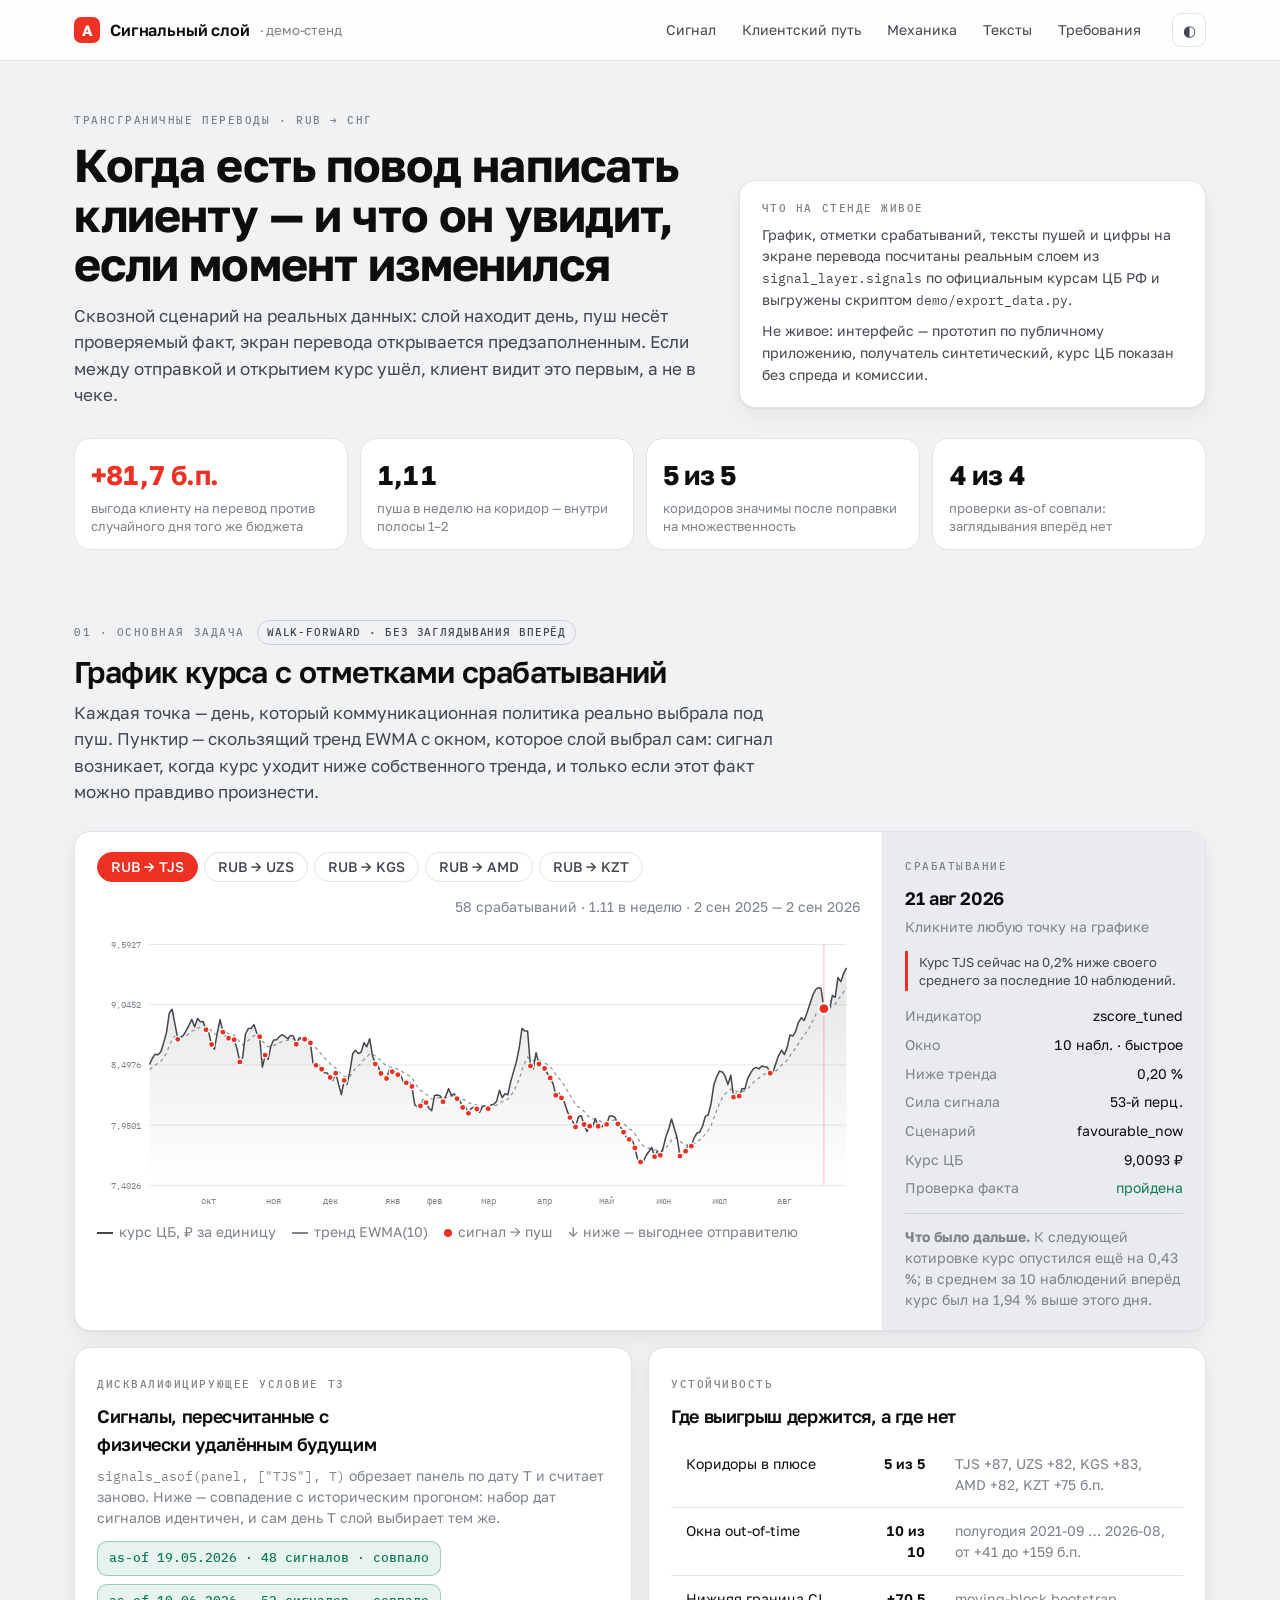
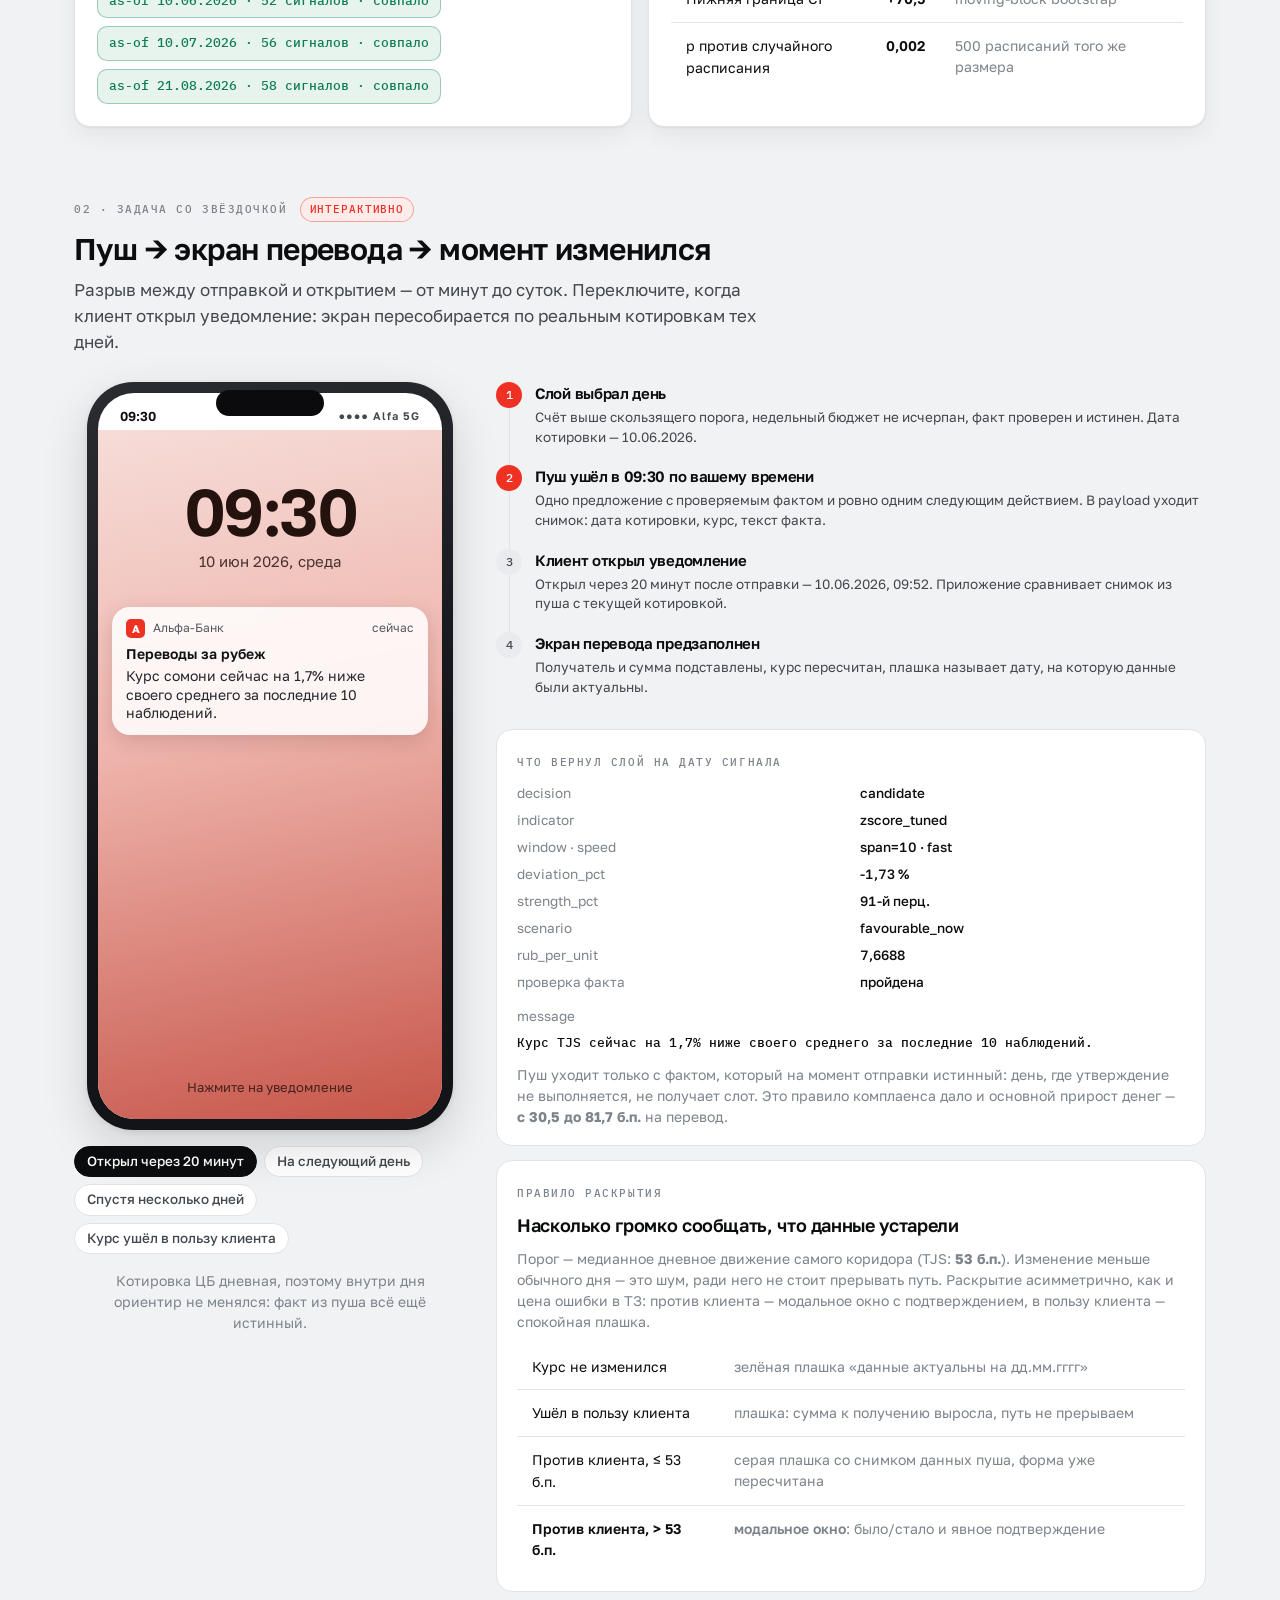
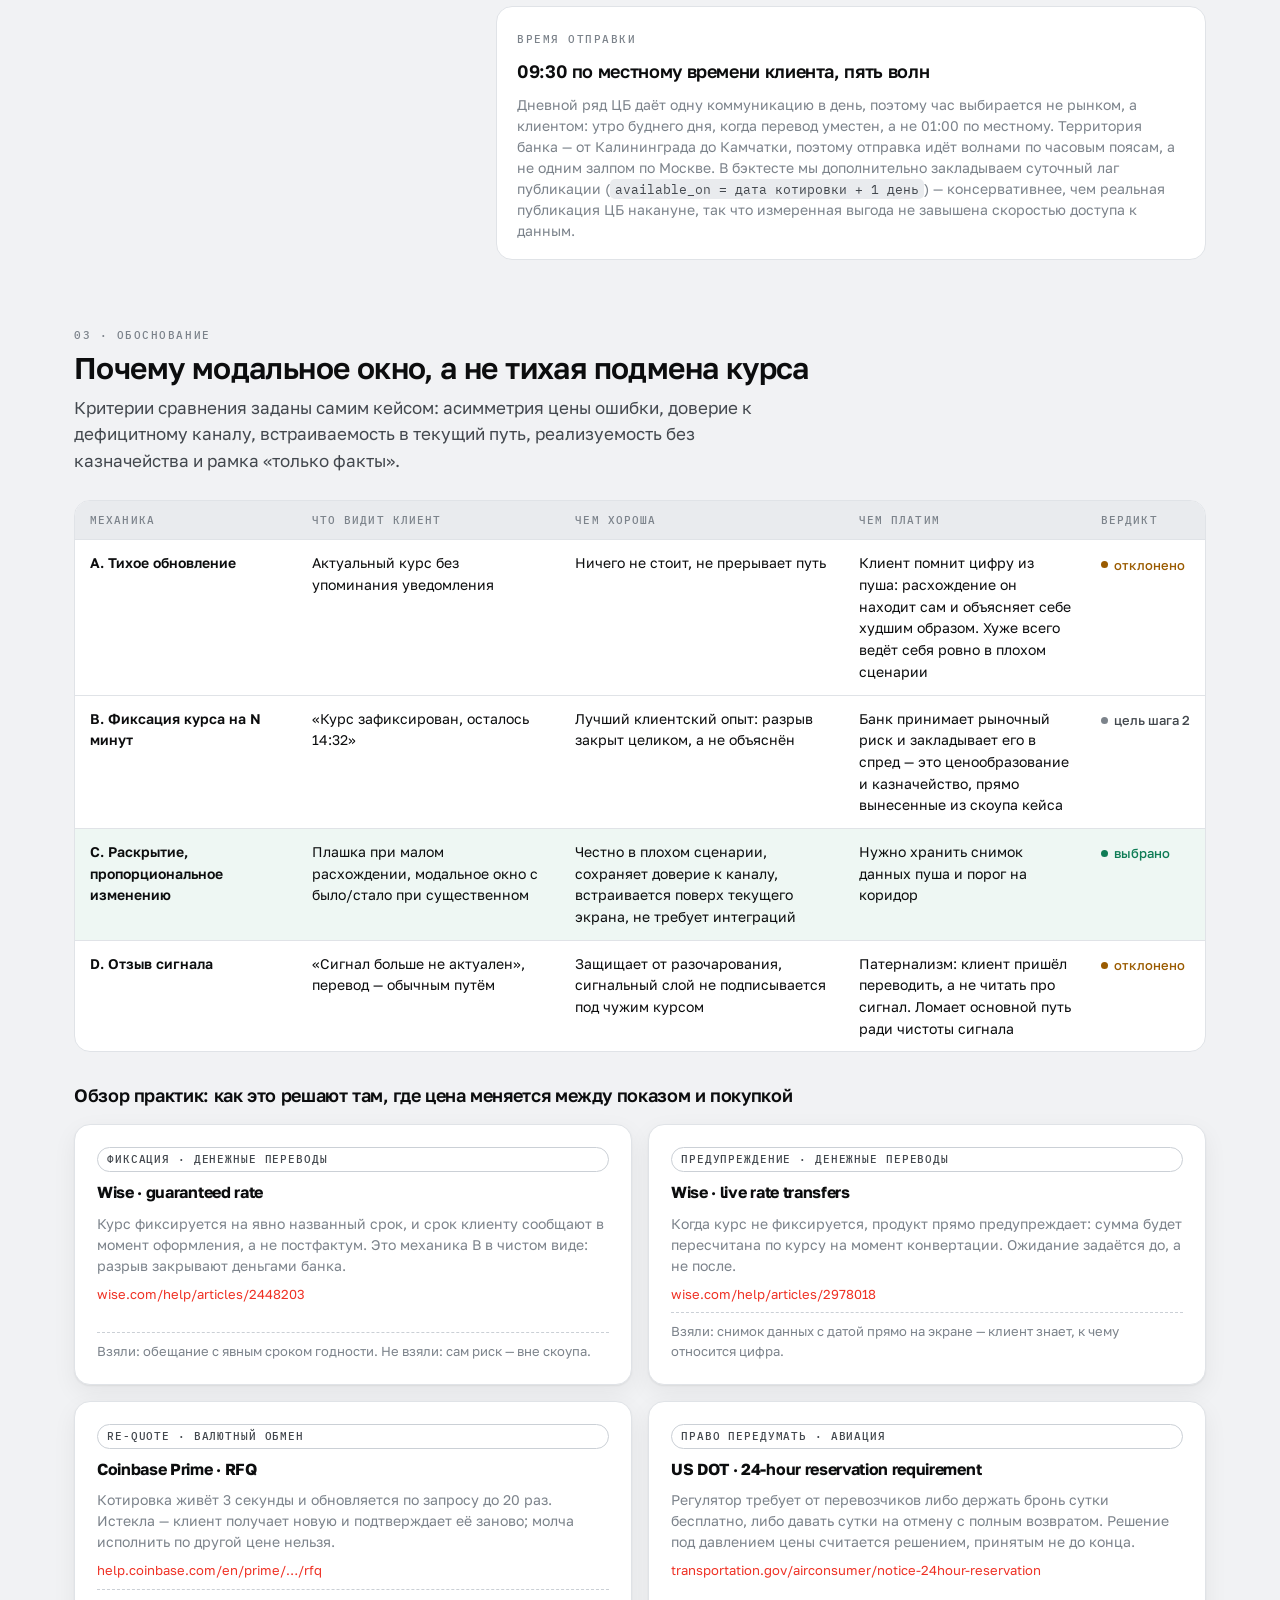
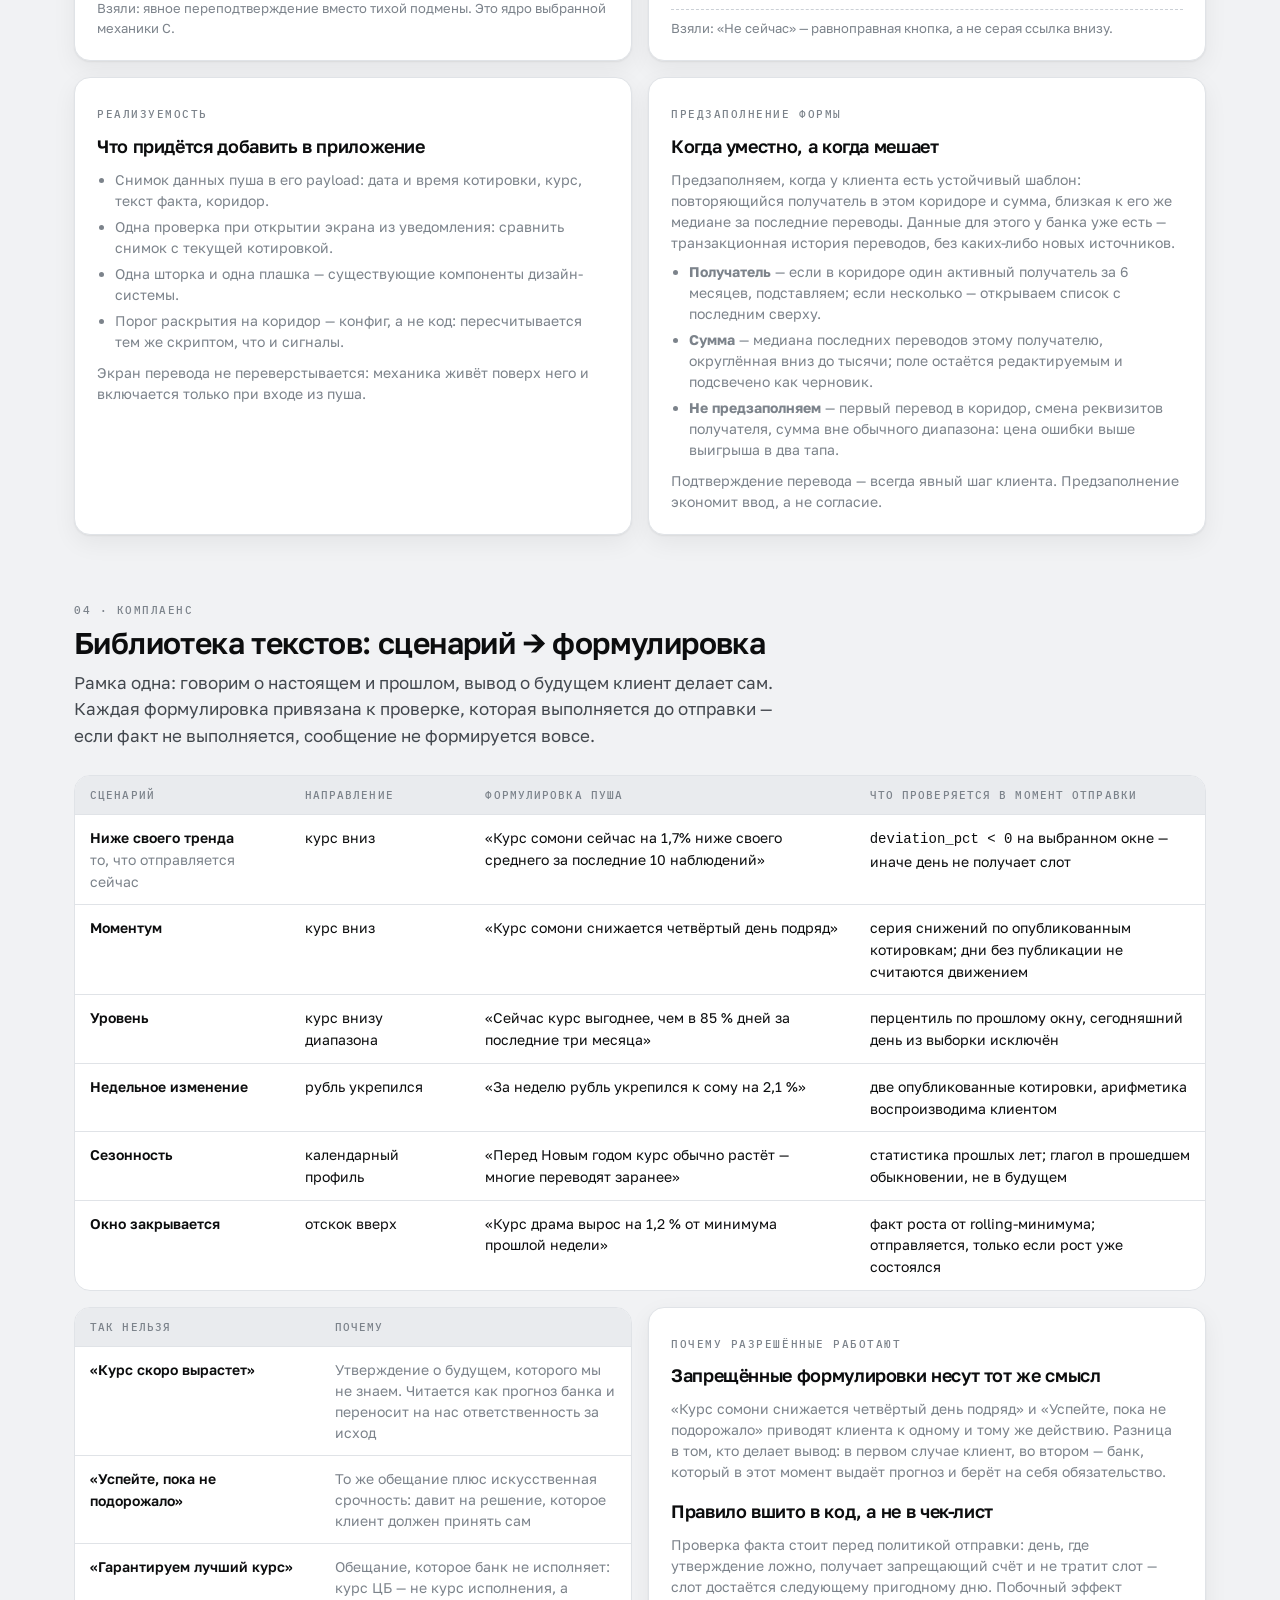
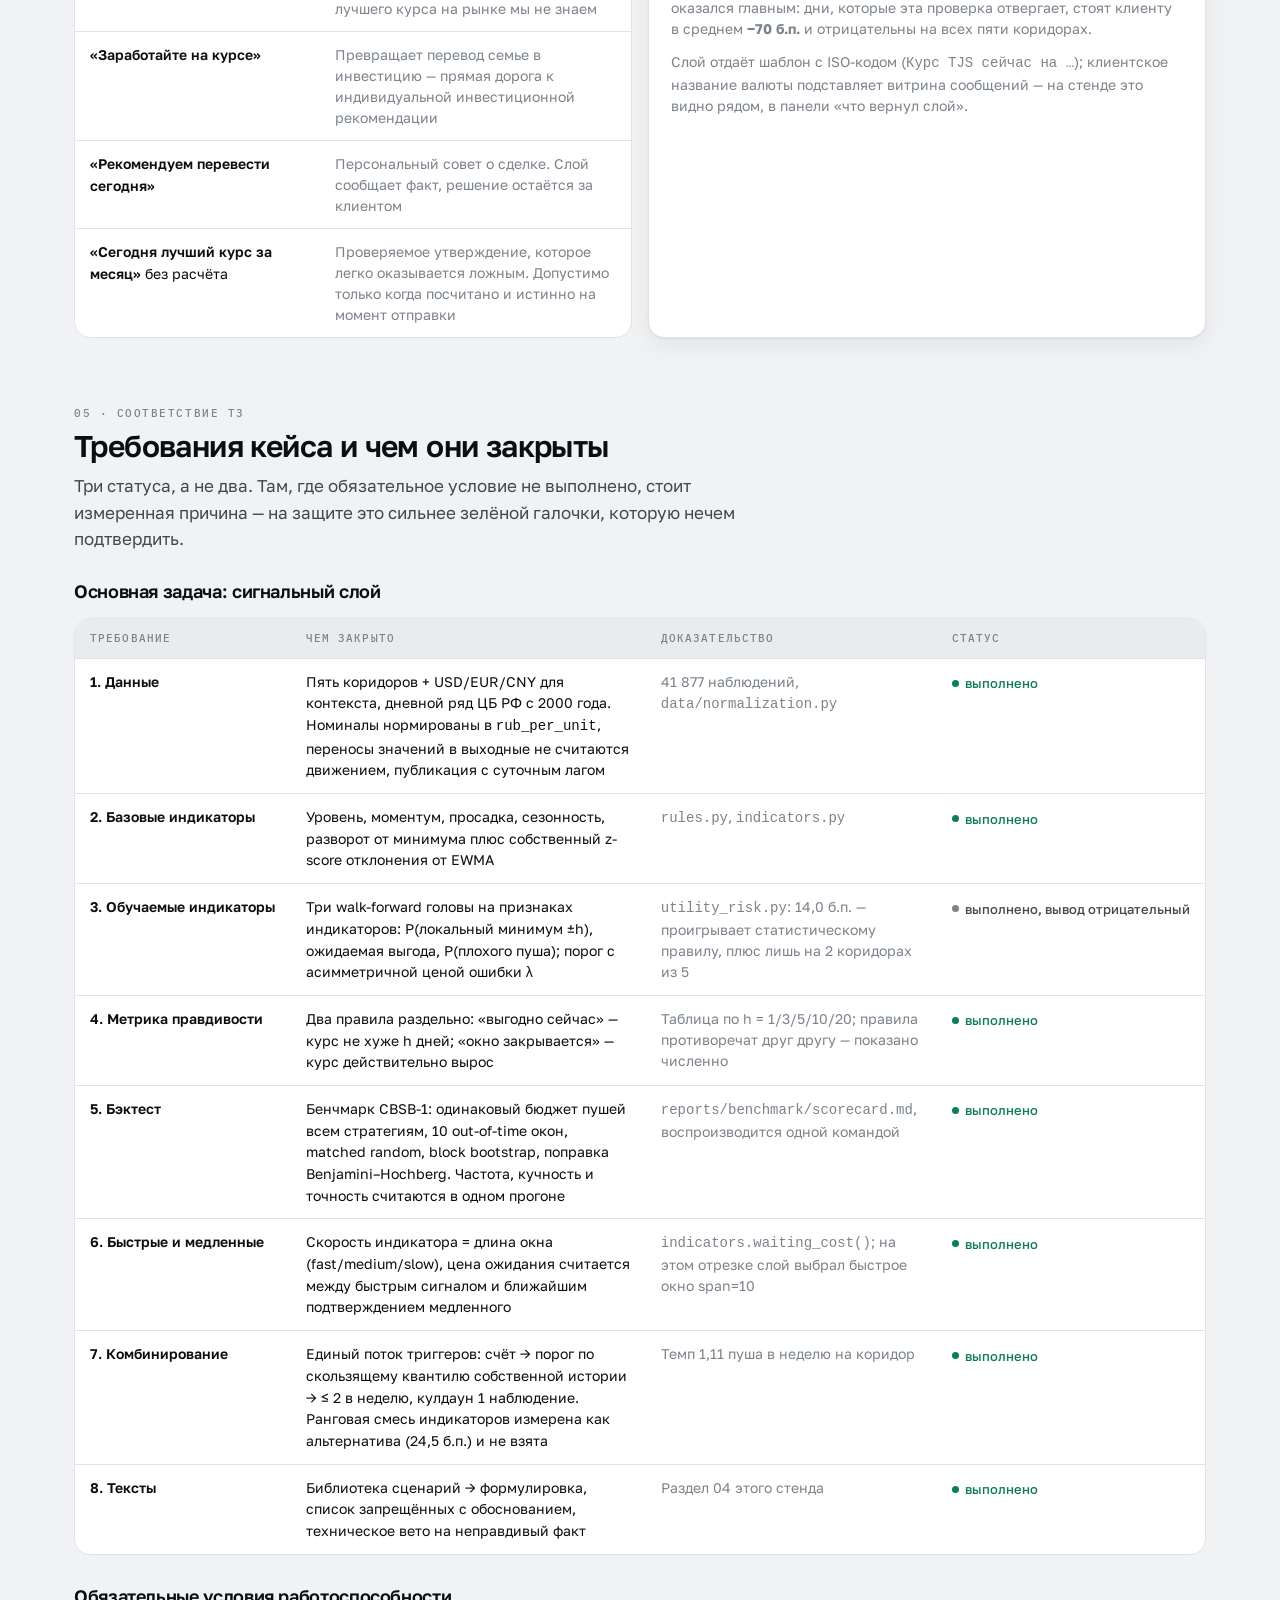
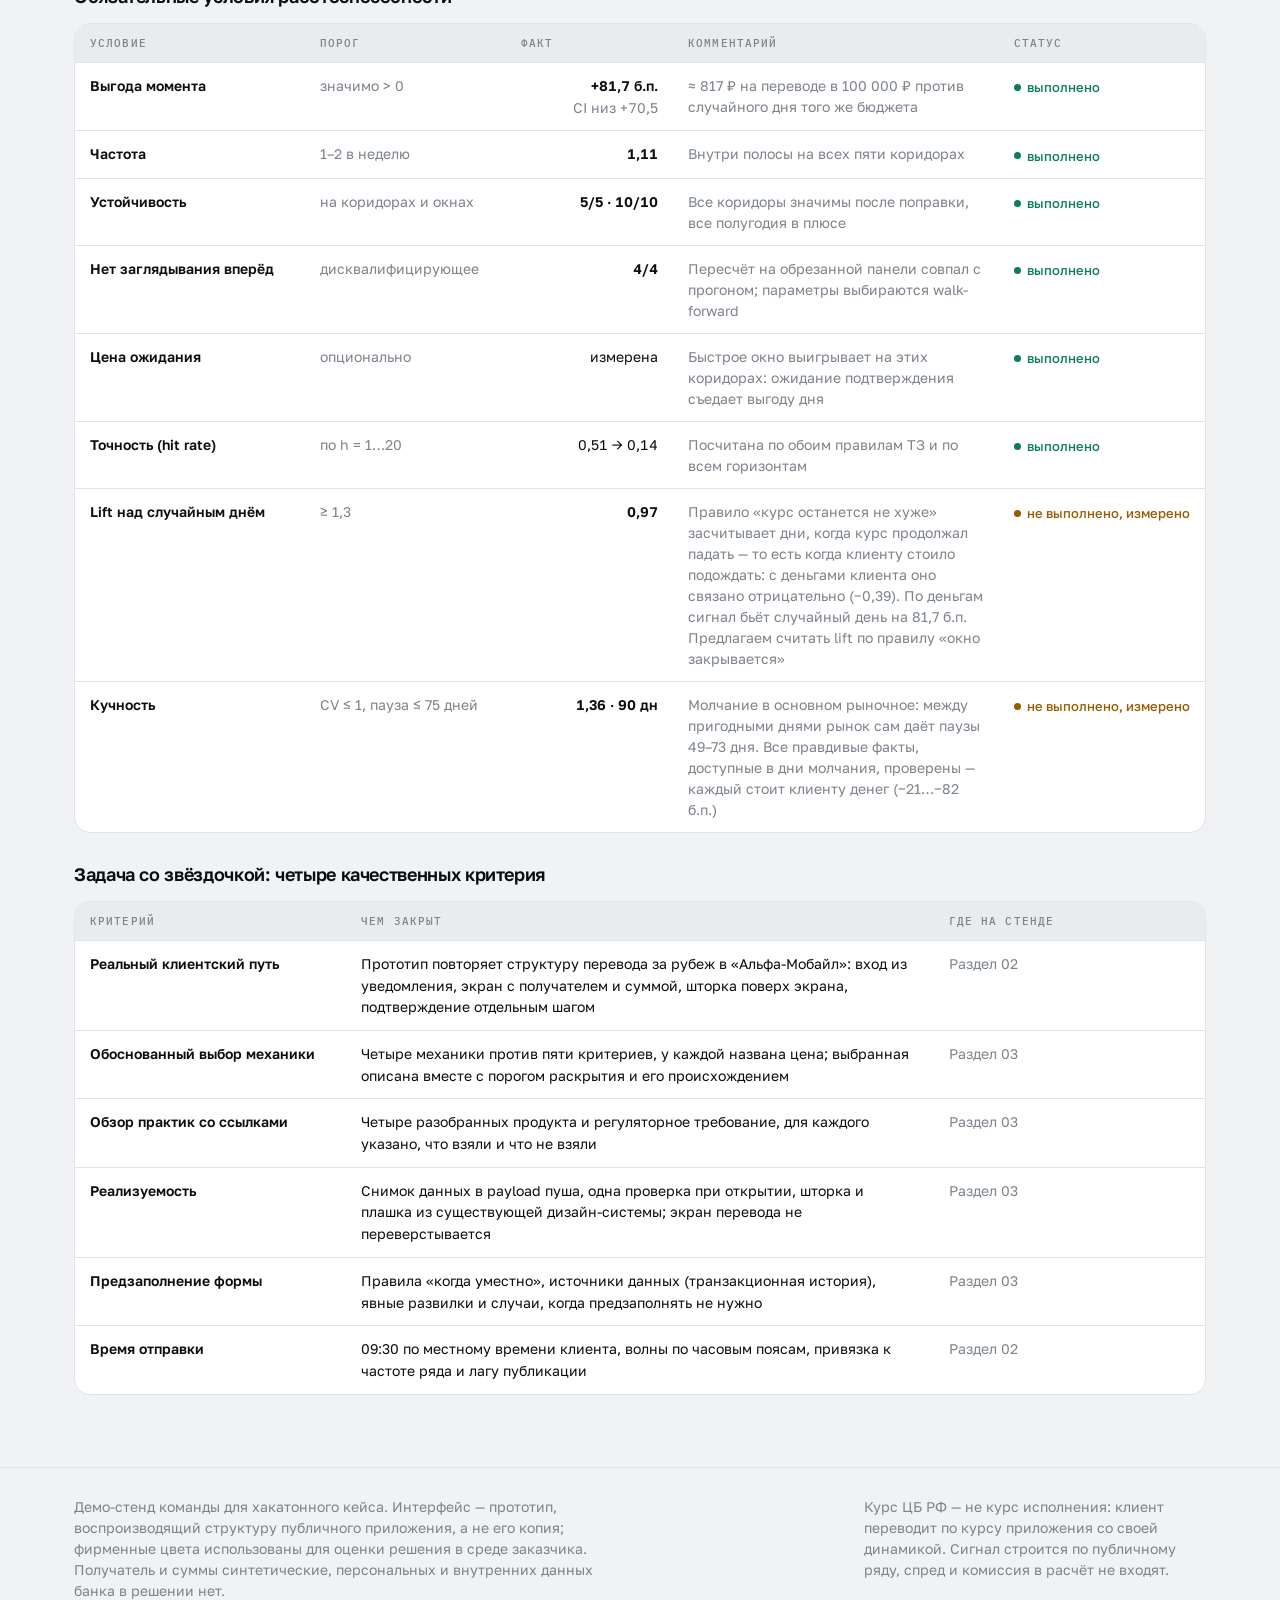
<file: demo/index.html>
<!doctype html>
<html lang="ru">
<head>
<meta charset="utf-8">
<meta name="viewport" content="width=device-width, initial-scale=1">
<title>Сигнальный слой · демо-стенд</title>
<link rel="preconnect" href="https://fonts.googleapis.com">
<link rel="preconnect" href="https://fonts.gstatic.com" crossorigin>
<link rel="stylesheet" href="https://fonts.googleapis.com/css2?family=Golos+Text:wght@400;500;600;700&family=IBM+Plex+Mono:wght@400;500&display=swap">
<style>
/* ─────────────────────────────────────────────────────────────
   Палитра: фирменный красный Альфа-Банка как единственный акцент.
   Семантика (лучше/хуже/внимание) намеренно вынесена из акцента,
   чтобы красный не означал одновременно «бренд» и «плохо».
   ───────────────────────────────────────────────────────────── */
:root {
  --red: #EF3124;
  --red-press: #C7291E;
  --red-wash: #FDECEA;

  --ink: #0C0D0E;
  --ink-2: #43484E;
  --muted: #7C838B;

  --paper: #FFFFFF;
  --ground: #F1F2F4;
  --sunken: #E9EBEE;
  --line: #E0E3E7;
  --line-strong: #CBD0D6;

  --gain: #0E7C55;
  --gain-wash: #E7F4EE;
  --warn: #9A5B00;
  --warn-wash: #FDF2E0;

  --shadow: 0 1px 2px rgba(12,13,14,.06), 0 8px 24px rgba(12,13,14,.06);
  --shadow-lift: 0 2px 6px rgba(12,13,14,.08), 0 18px 48px rgba(12,13,14,.14);

  --radius: 16px;
  --radius-sm: 10px;

  --sans: "Golos Text", "SF Pro Text", -apple-system, BlinkMacSystemFont, "Segoe UI", Roboto, Arial, sans-serif;
  --mono: "IBM Plex Mono", ui-monospace, SFMono-Regular, Menlo, Consolas, monospace;
}
@media (prefers-color-scheme: dark) {
  :root:not([data-theme="light"]) {
    --red: #FF4C3D;
    --red-press: #FF6E62;
    --red-wash: #33150F;
    --ink: #ECEEF1;
    --ink-2: #B4BAC2;
    --muted: #868D96;
    --paper: #17191D;
    --ground: #0D0E11;
    --sunken: #1E2126;
    --line: #292D33;
    --line-strong: #3A4048;
    --gain: #3DBE8B;
    --gain-wash: #10251C;
    --warn: #E0A44A;
    --warn-wash: #2A1F0E;
    --shadow: 0 1px 2px rgba(0,0,0,.5), 0 8px 24px rgba(0,0,0,.4);
    --shadow-lift: 0 2px 6px rgba(0,0,0,.5), 0 18px 48px rgba(0,0,0,.55);
  }
}
:root[data-theme="dark"] {
  --red: #FF4C3D;
  --red-press: #FF6E62;
  --red-wash: #33150F;
  --ink: #ECEEF1;
  --ink-2: #B4BAC2;
  --muted: #868D96;
  --paper: #17191D;
  --ground: #0D0E11;
  --sunken: #1E2126;
  --line: #292D33;
  --line-strong: #3A4048;
  --gain: #3DBE8B;
  --gain-wash: #10251C;
  --warn: #E0A44A;
  --warn-wash: #2A1F0E;
  --shadow: 0 1px 2px rgba(0,0,0,.5), 0 8px 24px rgba(0,0,0,.4);
  --shadow-lift: 0 2px 6px rgba(0,0,0,.5), 0 18px 48px rgba(0,0,0,.55);
}

* { box-sizing: border-box; }
html { scroll-behavior: smooth; scroll-padding-top: 76px; }
body {
  margin: 0;
  background: var(--ground);
  color: var(--ink);
  font: 400 16px/1.55 var(--sans);
  -webkit-font-smoothing: antialiased;
}
@media (prefers-reduced-motion: reduce) {
  html { scroll-behavior: auto; }
  * { animation-duration: .01ms !important; transition-duration: .01ms !important; }
}
h1, h2, h3, h4 { margin: 0; text-wrap: balance; letter-spacing: -.02em; }
h1 { font-size: clamp(30px, 4.4vw, 46px); font-weight: 700; line-height: 1.08; }
h2 { font-size: clamp(23px, 2.6vw, 30px); font-weight: 600; line-height: 1.15; }
h3 { font-size: 18px; font-weight: 600; }
p { margin: 0; }
a { color: inherit; }
ul { margin: 0; padding-left: 18px; }
li + li { margin-top: 5px; }

.wrap { max-width: 1180px; margin: 0 auto; padding: 0 24px; }
.eyebrow {
  font: 500 11px/1 var(--mono);
  letter-spacing: .14em;
  text-transform: uppercase;
  color: var(--muted);
}
.lede { color: var(--ink-2); max-width: 64ch; font-size: 17px; }
.small { font-size: 14px; color: var(--muted); line-height: 1.5; }
.num { font-variant-numeric: tabular-nums; }
.mono { font-family: var(--mono); font-variant-numeric: tabular-nums; }

/* ── Шапка ───────────────────────────────────────────────── */
.topbar {
  position: sticky; top: 0; z-index: 40;
  background: color-mix(in srgb, var(--paper) 88%, transparent);
  backdrop-filter: saturate(1.6) blur(12px);
  border-bottom: 1px solid var(--line);
}
.topbar .wrap { display: flex; align-items: center; gap: 20px; height: 60px; }
.brand { display: flex; align-items: center; gap: 10px; font-weight: 600; letter-spacing: -.01em; }
.logo {
  width: 26px; height: 26px; border-radius: 7px;
  background: var(--red); color: #fff;
  display: grid; place-items: center;
  font-weight: 700; font-size: 15px; line-height: 1;
  flex: none;
}
.brand small { color: var(--muted); font-weight: 400; }
.topnav { margin-left: auto; display: flex; gap: 4px; }
.topnav a {
  text-decoration: none; color: var(--ink-2);
  font-size: 14px; padding: 7px 11px; border-radius: 8px;
}
.topnav a:hover { background: var(--sunken); color: var(--ink); }
.iconbtn {
  border: 1px solid var(--line); background: var(--paper); color: var(--ink-2);
  width: 34px; height: 34px; border-radius: 9px; cursor: pointer; flex: none;
  font-size: 15px; line-height: 1;
}
.iconbtn:hover { border-color: var(--line-strong); color: var(--ink); }
:focus-visible { outline: 2px solid var(--red); outline-offset: 2px; border-radius: 4px; }

/* ── Секции ──────────────────────────────────────────────── */
section { padding: 62px 0 8px; }
.sec-head { display: flex; flex-direction: column; gap: 10px; margin-bottom: 26px; }
.sec-head .row { display: flex; align-items: baseline; gap: 12px; flex-wrap: wrap; }

.card {
  background: var(--paper);
  border: 1px solid var(--line);
  border-radius: var(--radius);
  box-shadow: var(--shadow);
}
.pad { padding: 22px; }

/* ── Титул ───────────────────────────────────────────────── */
.hero { padding-top: 54px; }
.hero-grid { display: grid; grid-template-columns: 1.35fr 1fr; gap: 34px; align-items: end; }
.kpis { display: grid; grid-template-columns: repeat(4, 1fr); gap: 12px; margin-top: 30px; }
.kpi { background: var(--paper); border: 1px solid var(--line); border-radius: var(--radius); padding: 16px 16px 14px; }
.kpi b { display: block; font-size: 27px; font-weight: 700; letter-spacing: -.03em; font-variant-numeric: tabular-nums; }
.kpi span { display: block; font-size: 13px; color: var(--muted); margin-top: 3px; line-height: 1.35; }
.kpi.accent b { color: var(--red); }

.tag {
  display: inline-flex; align-items: center; gap: 6px;
  font: 500 11px/1 var(--mono); letter-spacing: .08em; text-transform: uppercase;
  padding: 6px 9px; border-radius: 100px; border: 1px solid var(--line-strong); color: var(--ink-2);
  white-space: nowrap;
}
.tag.ok { color: var(--gain); border-color: color-mix(in srgb, var(--gain) 40%, transparent); background: var(--gain-wash); }
.tag.warn { color: var(--warn); border-color: color-mix(in srgb, var(--warn) 40%, transparent); background: var(--warn-wash); }
.tag.red { color: var(--red); border-color: color-mix(in srgb, var(--red) 40%, transparent); background: var(--red-wash); }

/* ── График ──────────────────────────────────────────────── */
.chart-card { display: grid; grid-template-columns: 1fr 322px; }
.chart-main { padding: 20px 22px 16px; border-right: 1px solid var(--line); min-width: 0; }
.chart-side { padding: 20px 22px; background: var(--sunken); border-radius: 0 var(--radius) var(--radius) 0; }
.tabs { display: flex; gap: 6px; flex-wrap: wrap; }
.tab {
  border: 1px solid var(--line); background: var(--paper); color: var(--ink-2);
  padding: 7px 13px; border-radius: 100px; cursor: pointer;
  font: 500 14px/1 var(--sans);
}
.tab:hover { border-color: var(--line-strong); }
.tab[aria-selected="true"] { background: var(--red); border-color: var(--red); color: #fff; }
svg.chart { display: block; width: 100%; height: auto; }
.legend { display: flex; gap: 16px; flex-wrap: wrap; margin-top: 10px; }
.legend i { width: 16px; height: 2px; display: inline-block; vertical-align: middle; margin-right: 6px; }

.kv { display: grid; grid-template-columns: auto 1fr; gap: 7px 14px; font-size: 14px; }
.kv dt { color: var(--muted); }
.kv dd { margin: 0; text-align: right; font-variant-numeric: tabular-nums; }

.audit { display: flex; gap: 8px; flex-wrap: wrap; }
.audit-chip {
  border: 1px solid color-mix(in srgb, var(--gain) 35%, transparent);
  background: var(--gain-wash); color: var(--gain);
  border-radius: 10px; padding: 8px 11px; font: 500 13px/1.3 var(--mono);
}

/* ── Клиентский путь ─────────────────────────────────────── */
.journey { display: grid; grid-template-columns: 392px 1fr; gap: 30px; align-items: start; }
.stage { display: flex; flex-direction: column; align-items: center; gap: 16px; }

.phone {
  width: 366px; height: 748px; flex: none; position: relative;
  border-radius: 46px; padding: 11px;
  background: linear-gradient(160deg, #2A2C31, #131418 60%);
  box-shadow: var(--shadow-lift);
}
.screen {
  position: relative; width: 100%; height: 100%; overflow: hidden;
  border-radius: 36px; background: var(--paper); color: var(--ink);
  display: flex; flex-direction: column;
}
.notch {
  position: absolute; top: 8px; left: 50%; transform: translateX(-50%);
  width: 108px; height: 26px; border-radius: 100px; background: #0B0B0D; z-index: 6;
}
.statusbar {
  display: flex; justify-content: space-between; align-items: center;
  padding: 13px 22px 4px; font-size: 13px; font-weight: 600; flex: none;
  font-variant-numeric: tabular-nums;
}
.statusbar .sig { letter-spacing: 1px; font-size: 11px; color: var(--ink-2); }

/* Экран блокировки */
.lock {
  flex: 1; display: flex; flex-direction: column; align-items: center;
  padding: 26px 14px 22px;
  background: linear-gradient(168deg, #F6DCD8 0%, #EFB6AE 42%, #C7564A 100%);
  color: #24120F;
}
:root[data-theme="dark"] .lock, :root:not([data-theme="light"]) .lock { color: #24120F; }
.lock-time { font-size: 66px; font-weight: 600; letter-spacing: -.04em; line-height: 1; margin-top: 22px; font-variant-numeric: tabular-nums; }
.lock-date { font-size: 15px; opacity: .82; margin-top: 6px; }
.push {
  width: 100%; margin-top: 34px; border-radius: 18px; padding: 12px 14px;
  background: rgba(255,255,255,.86); backdrop-filter: blur(10px);
  box-shadow: 0 6px 20px rgba(60,20,15,.16);
  color: #101114; text-align: left; border: 0; cursor: pointer;
  display: block; font: inherit;
  animation: pushIn .5s cubic-bezier(.2,.8,.25,1) both;
}
@keyframes pushIn { from { opacity: 0; transform: translateY(-10px) scale(.97); } }
.push:hover { background: rgba(255,255,255,.95); }
.push-head { display: flex; align-items: center; gap: 8px; font-size: 12px; color: #55585E; margin-bottom: 5px; }
.push-head .logo { width: 19px; height: 19px; border-radius: 5px; font-size: 11px; }
.push-head .when { margin-left: auto; }
.push b { display: block; font-size: 14px; font-weight: 600; margin-bottom: 2px; }
.push p { font-size: 14px; line-height: 1.35; color: #23262B; }
.lock-hint { margin-top: auto; font-size: 13px; opacity: .8; }

/* Экран перевода */
.app { flex: 1; display: flex; flex-direction: column; background: var(--ground); overflow: hidden; }
.appbar {
  display: flex; align-items: center; gap: 10px; padding: 8px 18px 12px;
  background: var(--paper); border-bottom: 1px solid var(--line); flex: none;
}
.appbar .back { color: var(--red); font-size: 22px; line-height: 1; cursor: pointer; background: none; border: 0; padding: 0; }
.appbar h4 { font-size: 16px; font-weight: 600; }
.appbody { flex: 1; overflow-y: auto; padding: 14px 16px 18px; display: flex; flex-direction: column; gap: 12px; }
.tile { background: var(--paper); border-radius: 14px; padding: 14px; border: 1px solid var(--line); }
.tile-row { display: flex; align-items: center; gap: 12px; }
.avatar {
  width: 42px; height: 42px; border-radius: 50%; flex: none;
  background: var(--sunken); display: grid; place-items: center;
  font-weight: 600; font-size: 15px; color: var(--ink-2);
}
.tile-row .grow { flex: 1; min-width: 0; }
.tile-label { font-size: 12px; color: var(--muted); }
.tile-value { font-size: 15px; font-weight: 500; }
.amount { font-size: 30px; font-weight: 700; letter-spacing: -.03em; font-variant-numeric: tabular-nums; }
.gets { font-size: 15px; color: var(--ink-2); }
.gets b { font-weight: 600; color: var(--ink); font-variant-numeric: tabular-nums; }

.freshness {
  border-radius: 12px; padding: 11px 13px; font-size: 13px; line-height: 1.4;
  display: flex; gap: 9px; align-items: flex-start;
}
.freshness .dot { width: 8px; height: 8px; border-radius: 50%; flex: none; margin-top: 5px; }
.freshness.ok { background: var(--gain-wash); color: var(--gain); }
.freshness.ok .dot { background: var(--gain); }
.freshness.note { background: var(--sunken); color: var(--ink-2); }
.freshness.note .dot { background: var(--muted); }
.freshness.warn { background: var(--warn-wash); color: var(--warn); }
.freshness.warn .dot { background: var(--warn); }
.freshness b { font-weight: 600; }

.fact {
  border-left: 3px solid var(--red); padding: 2px 0 2px 11px;
  font-size: 13px; color: var(--ink-2); line-height: 1.4;
}
.btn {
  display: block; width: 100%; text-align: center; border: 0; cursor: pointer;
  background: var(--red); color: #fff; padding: 15px; border-radius: 13px;
  font: 600 16px/1 var(--sans);
}
.btn:hover { background: var(--red-press); }
.btn.ghost { background: transparent; color: var(--red); }
.btn.ghost:hover { background: var(--red-wash); }
.btn.grey { background: var(--sunken); color: var(--ink); }
.btn.grey:hover { background: var(--line); }
/* Плохой сценарий: курс ушёл против клиента, и мы не знаем, что для него
   правильно. Поэтому «перевести» и «не сейчас» получают одинаковый вес —
   красная кнопка здесь подталкивала бы к тому, что стоит ему денег. */
.btn.equal { background: var(--paper); color: var(--ink); box-shadow: inset 0 0 0 1px var(--line-strong); }
.btn.equal:hover { background: var(--sunken); }
.btn.quiet { background: transparent; color: var(--muted); font-weight: 500; }
.btn.quiet:hover { background: var(--sunken); color: var(--ink); }
.appfoot { padding: 12px 16px 18px; background: var(--paper); border-top: 1px solid var(--line); flex: none; }

/* Шторка «момент изменился» */
.sheet-scrim {
  position: absolute; inset: 0; z-index: 8; background: rgba(10,11,13,.42);
  display: flex; align-items: flex-end;
  animation: fade .22s ease both;
}
@keyframes fade { from { opacity: 0; } }
.sheet {
  width: 100%; background: var(--paper); border-radius: 22px 22px 36px 36px;
  padding: 8px 18px 20px; display: flex; flex-direction: column; gap: 13px;
  animation: rise .3s cubic-bezier(.2,.8,.25,1) both;
  max-height: 88%; overflow-y: auto;
}
@keyframes rise { from { transform: translateY(26px); opacity: .4; } }
.grabber { width: 38px; height: 4px; border-radius: 3px; background: var(--line-strong); margin: 4px auto 4px; flex: none; }
.sheet h3 { font-size: 19px; letter-spacing: -.02em; }
.sheet .stale-line { font-size: 14px; color: var(--ink-2); line-height: 1.45; }
.compare { display: grid; grid-template-columns: 1fr auto 1fr; gap: 10px; align-items: center; }
.compare .side { background: var(--sunken); border-radius: 12px; padding: 11px; }
.compare .side .cap { font-size: 11px; color: var(--muted); text-transform: uppercase; letter-spacing: .06em; font-family: var(--mono); }
.compare .side .val { font-size: 19px; font-weight: 600; font-variant-numeric: tabular-nums; margin-top: 3px; }
.compare .side .sub { font-size: 12px; color: var(--muted); font-variant-numeric: tabular-nums; }
.compare .arrow { color: var(--muted); font-size: 18px; }
.compare .side.now { background: var(--warn-wash); }
.compare .side.now .val { color: var(--warn); }
.delta-line { font-size: 13px; color: var(--ink-2); }
.delta-line b { font-variant-numeric: tabular-nums; }
.sheet-actions { display: flex; flex-direction: column; gap: 8px; }
.sheet .why { font-size: 12px; color: var(--muted); text-align: center; }

/* Управление стендом */
.controls { display: flex; flex-direction: column; gap: 14px; }
.chips { display: flex; gap: 7px; flex-wrap: wrap; }
.chip {
  border: 1px solid var(--line); background: var(--paper); color: var(--ink-2);
  padding: 8px 12px; border-radius: 100px; cursor: pointer; font: 500 13.5px/1 var(--sans);
}
.chip:hover { border-color: var(--line-strong); }
.chip[aria-pressed="true"] { background: var(--ink); border-color: var(--ink); color: var(--paper); }

.rail { display: flex; flex-direction: column; gap: 0; }
.step { display: grid; grid-template-columns: 26px 1fr; gap: 13px; padding-bottom: 18px; position: relative; }
.step:not(:last-child)::before {
  content: ""; position: absolute; left: 12.5px; top: 26px; bottom: 0; width: 1px; background: var(--line);
}
.step .dot {
  width: 26px; height: 26px; border-radius: 50%; background: var(--sunken); color: var(--ink-2);
  display: grid; place-items: center; font: 500 12px/1 var(--mono); z-index: 1;
}
.step[data-active="true"] .dot { background: var(--red); color: #fff; }
.step h4 { font-size: 15px; font-weight: 600; }
.step p { font-size: 13.5px; color: var(--ink-2); margin-top: 3px; line-height: 1.45; }

.under { background: var(--paper); border: 1px solid var(--line); border-radius: var(--radius); padding: 18px 20px; }
.under .row2 { display: grid; grid-template-columns: 1fr 1fr; gap: 6px 18px; font-size: 13.5px; }
.under .row2 span { color: var(--muted); }
.under .row2 b { font-weight: 500; font-variant-numeric: tabular-nums; }
.under code {
  font: 400 12.5px/1.5 var(--mono); background: var(--sunken);
  padding: 2px 5px; border-radius: 5px; color: var(--ink-2);
}

/* ── Таблицы ─────────────────────────────────────────────── */
.tablewrap { overflow-x: auto; border-radius: var(--radius); border: 1px solid var(--line); background: var(--paper); }
table { border-collapse: collapse; width: 100%; font-size: 14px; min-width: 620px; }
.tablewrap.compact table { min-width: 0; }
th, td { text-align: left; padding: 12px 15px; border-bottom: 1px solid var(--line); vertical-align: top; }
th {
  font: 500 11px/1.3 var(--mono); letter-spacing: .1em; text-transform: uppercase;
  color: var(--muted); background: var(--sunken); white-space: nowrap;
}
tbody tr:last-child td { border-bottom: 0; }
td.num, th.num { text-align: right; font-variant-numeric: tabular-nums; }
td b { font-weight: 600; }
.verdict-pick td { background: color-mix(in srgb, var(--gain-wash) 70%, transparent); }

.grid2 { display: grid; grid-template-columns: 1fr 1fr; gap: 16px; }
.grid3 { display: grid; grid-template-columns: repeat(3, 1fr); gap: 16px; }
.practice { display: flex; flex-direction: column; gap: 8px; }
.practice a { font-size: 13px; color: var(--red); text-decoration: none; word-break: break-word; }
.practice a:hover { text-decoration: underline; }
.practice .maps { font-size: 13px; color: var(--muted); border-top: 1px dashed var(--line-strong); padding-top: 8px; margin-top: auto; }

.status { display: inline-flex; align-items: center; gap: 6px; font-size: 13px; white-space: nowrap; font-weight: 500; }
.status::before { content: ""; width: 7px; height: 7px; border-radius: 50%; flex: none; }
.status.done { color: var(--gain); } .status.done::before { background: var(--gain); }
.status.mixed { color: var(--ink-2); } .status.mixed::before { background: var(--muted); }
.status.open { color: var(--warn); } .status.open::before { background: var(--warn); }

footer { margin-top: 64px; padding: 28px 0 54px; border-top: 1px solid var(--line); }
footer .wrap { display: flex; gap: 26px; flex-wrap: wrap; justify-content: space-between; }

@media (max-width: 1080px) {
  .chart-card { grid-template-columns: 1fr; }
  .chart-main { border-right: 0; border-bottom: 1px solid var(--line); }
  .chart-side { border-radius: 0 0 var(--radius) var(--radius); }
  .journey { grid-template-columns: 1fr; justify-items: center; }
  .hero-grid { grid-template-columns: 1fr; align-items: start; }
  .kpis { grid-template-columns: repeat(2, 1fr); }
  .grid3, .grid2 { grid-template-columns: 1fr; }
  .topnav { display: none; }
}
@media (max-width: 420px) {
  .phone { width: 100%; height: 700px; }
  .kpis { grid-template-columns: 1fr; }
}
</style>
</head>
<body>

<header class="topbar">
  <div class="wrap">
    <div class="brand">
      <span class="logo" aria-hidden="true">А</span>
      Сигнальный слой <small>· демо-стенд</small>
    </div>
    <nav class="topnav">
      <a href="#signal">Сигнал</a>
      <a href="#journey">Клиентский путь</a>
      <a href="#mechanic">Механика</a>
      <a href="#texts">Тексты</a>
      <a href="#req">Требования</a>
    </nav>
    <button class="iconbtn" id="theme" type="button" title="Светлая / тёмная тема" aria-label="Переключить тему">◐</button>
  </div>
</header>

<main>

<!-- ══ Титул ══════════════════════════════════════════════ -->
<section class="hero">
  <div class="wrap">
    <div class="hero-grid">
      <div style="display:flex;flex-direction:column;gap:14px">
        <span class="eyebrow">Трансграничные переводы · RUB → СНГ</span>
        <h1>Когда есть повод написать клиенту&nbsp;— и что он увидит, если момент изменился</h1>
        <p class="lede">Сквозной сценарий на реальных данных: слой находит день, пуш несёт проверяемый факт, экран перевода открывается предзаполненным. Если между отправкой и открытием курс ушёл, клиент видит это первым, а не в чеке.</p>
      </div>
      <div class="card pad" style="font-size:14px;color:var(--ink-2);display:flex;flex-direction:column;gap:10px">
        <span class="eyebrow">Что на стенде живое</span>
        <p>График, отметки срабатываний, тексты пушей и цифры на экране перевода посчитаны реальным слоем из <code style="font:400 12.5px var(--mono)">signal_layer.signals</code> по официальным курсам ЦБ РФ и выгружены скриптом <code style="font:400 12.5px var(--mono)">demo/export_data.py</code>.</p>
        <p>Не живое: интерфейс — прототип по публичному приложению, получатель синтетический, курс ЦБ показан без спреда и комиссии.</p>
      </div>
    </div>

    <div class="kpis">
      <div class="kpi accent"><b>+81,7 б.п.</b><span>выгода клиенту на перевод против случайного дня того же бюджета</span></div>
      <div class="kpi"><b>1,11</b><span>пуша в неделю на коридор — внутри полосы 1–2</span></div>
      <div class="kpi"><b>5 из 5</b><span>коридоров значимы после поправки на множественность</span></div>
      <div class="kpi"><b>4 из 4</b><span>проверки as-of совпали: заглядывания вперёд нет</span></div>
    </div>
  </div>
</section>

<!-- ══ 1. Сигнал ══════════════════════════════════════════ -->
<section id="signal">
  <div class="wrap">
    <div class="sec-head">
      <div class="row">
        <span class="eyebrow">01 · Основная задача</span>
        <span class="tag">walk-forward · без заглядывания вперёд</span>
      </div>
      <h2>График курса с отметками срабатываний</h2>
      <p class="lede">Каждая точка — день, который коммуникационная политика реально выбрала под пуш. Пунктир — скользящий тренд EWMA с окном, которое слой выбрал сам: сигнал возникает, когда курс уходит ниже собственного тренда, и только если этот факт можно правдиво произнести.</p>
    </div>

    <div class="card chart-card">
      <div class="chart-main">
        <div style="display:flex;align-items:center;gap:14px;flex-wrap:wrap;margin-bottom:14px">
          <div class="tabs" id="tabs" role="tablist" aria-label="Коридор"></div>
          <span class="small" id="chartMeta" style="margin-left:auto"></span>
        </div>
        <svg class="chart" id="chart" viewBox="0 0 900 330" role="img" aria-label="Курс коридора с отметками срабатываний сигнала"></svg>
        <div class="legend small">
          <span><i style="background:var(--ink-2)"></i>курс ЦБ, ₽ за единицу</span>
          <span><i style="background:var(--muted);height:0;border-top:2px dashed var(--muted)"></i>тренд EWMA(10)</span>
          <span><i style="background:var(--red);height:8px;width:8px;border-radius:50%"></i>сигнал → пуш</span>
          <span>↓ ниже — выгоднее отправителю</span>
        </div>
      </div>
      <aside class="chart-side" id="sigCard"></aside>
    </div>

    <div class="grid2" style="margin-top:16px">
      <div class="card pad">
        <span class="eyebrow">Дисквалифицирующее условие ТЗ</span>
        <h3 style="margin:8px 0 6px">Сигналы, пересчитанные с физически удалённым будущим</h3>
        <p class="small" style="margin-bottom:13px"><code style="font:400 12.5px var(--mono)">signals_asof(panel, ["TJS"], T)</code> обрезает панель по дату T и считает заново. Ниже — совпадение с историческим прогоном: набор дат сигналов идентичен, и сам день T слой выбирает тем же.</p>
        <div class="audit" id="audit"></div>
      </div>
      <div class="card pad">
        <span class="eyebrow">Устойчивость</span>
        <h3 style="margin:8px 0 10px">Где выигрыш держится, а где нет</h3>
        <div class="tablewrap" style="border:0;box-shadow:none">
          <table style="min-width:0">
            <tbody>
              <tr><td>Коридоры в плюсе</td><td class="num"><b>5 из 5</b></td><td class="small">TJS +87, UZS +82, KGS +83, AMD +82, KZT +75 б.п.</td></tr>
              <tr><td>Окна out-of-time</td><td class="num"><b>10 из 10</b></td><td class="small">полугодия 2021-09 … 2026-08, от +41 до +159 б.п.</td></tr>
              <tr><td>Нижняя граница CI</td><td class="num"><b>+70,5</b></td><td class="small">moving-block bootstrap</td></tr>
              <tr><td>p против случайного расписания</td><td class="num"><b>0,002</b></td><td class="small">500 расписаний того же размера</td></tr>
            </tbody>
          </table>
        </div>
      </div>
    </div>
  </div>
</section>

<!-- ══ 2. Клиентский путь ═════════════════════════════════ -->
<section id="journey">
  <div class="wrap">
    <div class="sec-head">
      <div class="row">
        <span class="eyebrow">02 · Задача со звёздочкой</span>
        <span class="tag red">интерактивно</span>
      </div>
      <h2>Пуш → экран перевода → момент изменился</h2>
      <p class="lede">Разрыв между отправкой и открытием — от минут до суток. Переключите, когда клиент открыл уведомление: экран пересобирается по реальным котировкам тех дней.</p>
    </div>

    <div class="journey">
      <div class="stage">
        <div class="phone">
          <div class="notch" aria-hidden="true"></div>
          <div class="screen" id="screen"></div>
        </div>
        <div class="chips" id="scenarioChips" role="group" aria-label="Когда клиент открыл пуш"></div>
        <p class="small" style="text-align:center;max-width:360px" id="scenarioNote"></p>
      </div>

      <div class="controls">
        <div class="rail" id="rail"></div>

        <div class="under">
          <span class="eyebrow">Что вернул слой на дату сигнала</span>
          <div class="row2" id="layerOut" style="margin-top:10px"></div>
          <p class="small" style="margin-top:12px">Пуш уходит только с фактом, который на момент отправки истинный: день, где утверждение не выполняется, не получает слот. Это правило комплаенса дало и основной прирост денег — <b>с 30,5 до 81,7 б.п.</b> на перевод.</p>
        </div>

        <div class="under">
          <span class="eyebrow">Правило раскрытия</span>
          <h3 style="margin:8px 0 8px">Насколько громко сообщать, что данные устарели</h3>
          <p class="small">Порог — медианное дневное движение самого коридора (TJS: <b>53 б.п.</b>). Изменение меньше обычного дня — это шум, ради него не стоит прерывать путь. Раскрытие асимметрично, как и цена ошибки в ТЗ: против клиента — модальное окно с подтверждением, в пользу клиента — спокойная плашка.</p>
          <div class="tablewrap" style="margin-top:12px;border:0;box-shadow:none">
            <table style="min-width:0">
              <tbody>
                <tr><td>Курс не изменился</td><td class="small">зелёная плашка «данные актуальны на дд.мм.гггг»</td></tr>
                <tr><td>Ушёл в пользу клиента</td><td class="small">плашка: сумма к получению выросла, путь не прерываем</td></tr>
                <tr><td>Против клиента, ≤ 53 б.п.</td><td class="small">серая плашка со снимком данных пуша, форма уже пересчитана</td></tr>
                <tr><td><b>Против клиента, &gt; 53 б.п.</b></td><td class="small"><b>модальное окно</b>: было/стало и явное подтверждение</td></tr>
              </tbody>
            </table>
          </div>
        </div>

        <div class="under">
          <span class="eyebrow">Время отправки</span>
          <h3 style="margin:8px 0 8px">09:30 по местному времени клиента, пять волн</h3>
          <p class="small">Дневной ряд ЦБ даёт одну коммуникацию в день, поэтому час выбирается не рынком, а клиентом: утро буднего дня, когда перевод уместен, а не 01:00 по местному. Территория банка — от Калининграда до Камчатки, поэтому отправка идёт волнами по часовым поясам, а не одним залпом по Москве. В бэктесте мы дополнительно закладываем суточный лаг публикации (<code>available_on = дата котировки + 1 день</code>) — консервативнее, чем реальная публикация ЦБ накануне, так что измеренная выгода не завышена скоростью доступа к данным.</p>
        </div>
      </div>
    </div>
  </div>
</section>

<!-- ══ 3. Механика ════════════════════════════════════════ -->
<section id="mechanic">
  <div class="wrap">
    <div class="sec-head">
      <span class="eyebrow">03 · Обоснование</span>
      <h2>Почему модальное окно, а не тихая подмена курса</h2>
      <p class="lede">Критерии сравнения заданы самим кейсом: асимметрия цены ошибки, доверие к дефицитному каналу, встраиваемость в текущий путь, реализуемость без казначейства и рамка «только факты».</p>
    </div>

    <div class="tablewrap">
      <table>
        <thead>
          <tr>
            <th style="width:20%">Механика</th>
            <th style="width:24%">Что видит клиент</th>
            <th style="width:26%">Чем хороша</th>
            <th style="width:22%">Чем платим</th>
            <th style="width:8%">Вердикт</th>
          </tr>
        </thead>
        <tbody>
          <tr>
            <td><b>A. Тихое обновление</b></td>
            <td>Актуальный курс без упоминания уведомления</td>
            <td>Ничего не стоит, не прерывает путь</td>
            <td>Клиент помнит цифру из пуша: расхождение он находит сам и объясняет себе худшим образом. Хуже всего ведёт себя ровно в плохом сценарии</td>
            <td><span class="status open">отклонено</span></td>
          </tr>
          <tr>
            <td><b>B. Фиксация курса на N минут</b></td>
            <td>«Курс зафиксирован, осталось 14:32»</td>
            <td>Лучший клиентский опыт: разрыв закрыт целиком, а не объяснён</td>
            <td>Банк принимает рыночный риск и закладывает его в спред — это ценообразование и казначейство, прямо вынесенные из скоупа кейса</td>
            <td><span class="status mixed">цель шага 2</span></td>
          </tr>
          <tr class="verdict-pick">
            <td><b>C. Раскрытие, пропорциональное изменению</b></td>
            <td>Плашка при малом расхождении, модальное окно с было/стало при существенном</td>
            <td>Честно в плохом сценарии, сохраняет доверие к каналу, встраивается поверх текущего экрана, не требует интеграций</td>
            <td>Нужно хранить снимок данных пуша и порог на коридор</td>
            <td><span class="status done">выбрано</span></td>
          </tr>
          <tr>
            <td><b>D. Отзыв сигнала</b></td>
            <td>«Сигнал больше не актуален», перевод — обычным путём</td>
            <td>Защищает от разочарования, сигнальный слой не подписывается под чужим курсом</td>
            <td>Патернализм: клиент пришёл переводить, а не читать про сигнал. Ломает основной путь ради чистоты сигнала</td>
            <td><span class="status open">отклонено</span></td>
          </tr>
        </tbody>
      </table>
    </div>

    <h3 style="margin:30px 0 14px">Обзор практик: как это решают там, где цена меняется между показом и покупкой</h3>
    <div class="grid2">
      <div class="card pad practice">
        <span class="tag">фиксация · денежные переводы</span>
        <h4>Wise · guaranteed rate</h4>
        <p class="small">Курс фиксируется на явно названный срок, и срок клиенту сообщают в момент оформления, а не постфактум. Это механика B в чистом виде: разрыв закрывают деньгами банка.</p>
        <a href="https://wise.com/help/articles/2448203/whats-a-guaranteed-rate" target="_blank" rel="noopener">wise.com/help/articles/2448203</a>
        <p class="maps">Взяли: обещание с явным сроком годности. Не взяли: сам риск — вне скоупа.</p>
      </div>
      <div class="card pad practice">
        <span class="tag">предупреждение · денежные переводы</span>
        <h4>Wise · live rate transfers</h4>
        <p class="small">Когда курс не фиксируется, продукт прямо предупреждает: сумма будет пересчитана по курсу на момент конвертации. Ожидание задаётся до, а не после.</p>
        <a href="https://wise.com/help/articles/2978018/how-do-live-rate-transfers-work" target="_blank" rel="noopener">wise.com/help/articles/2978018</a>
        <p class="maps">Взяли: снимок данных с датой прямо на экране — клиент знает, к чему относится цифра.</p>
      </div>
      <div class="card pad practice">
        <span class="tag">re-quote · валютный обмен</span>
        <h4>Coinbase Prime · RFQ</h4>
        <p class="small">Котировка живёт 3 секунды и обновляется по запросу до 20 раз. Истекла — клиент получает новую и подтверждает её заново; молча исполнить по другой цене нельзя.</p>
        <a href="https://help.coinbase.com/en/prime/trading-and-funding/rfq" target="_blank" rel="noopener">help.coinbase.com/en/prime/…/rfq</a>
        <p class="maps">Взяли: явное переподтверждение вместо тихой подмены. Это ядро выбранной механики C.</p>
      </div>
      <div class="card pad practice">
        <span class="tag">право передумать · авиация</span>
        <h4>US DOT · 24-hour reservation requirement</h4>
        <p class="small">Регулятор требует от перевозчиков либо держать бронь сутки бесплатно, либо давать сутки на отмену с полным возвратом. Решение под давлением цены считается решением, принятым не до конца.</p>
        <a href="https://www.transportation.gov/airconsumer/notice-24hour-reservation" target="_blank" rel="noopener">transportation.gov/airconsumer/notice-24hour-reservation</a>
        <p class="maps">Взяли: «Не сейчас» — равноправная кнопка, а не серая ссылка внизу.</p>
      </div>
    </div>

    <div class="grid2" style="margin-top:16px">
      <div class="card pad">
        <span class="eyebrow">Реализуемость</span>
        <h3 style="margin:8px 0 8px">Что придётся добавить в приложение</h3>
        <ul class="small" style="margin-top:4px">
          <li>Снимок данных пуша в его payload: дата и время котировки, курс, текст факта, коридор.</li>
          <li>Одна проверка при открытии экрана из уведомления: сравнить снимок с текущей котировкой.</li>
          <li>Одна шторка и одна плашка — существующие компоненты дизайн-системы.</li>
          <li>Порог раскрытия на коридор — конфиг, а не код: пересчитывается тем же скриптом, что и сигналы.</li>
        </ul>
        <p class="small" style="margin-top:10px">Экран перевода не переверстывается: механика живёт поверх него и включается только при входе из пуша.</p>
      </div>
      <div class="card pad">
        <span class="eyebrow">Предзаполнение формы</span>
        <h3 style="margin:8px 0 8px">Когда уместно, а когда мешает</h3>
        <p class="small">Предзаполняем, когда у клиента есть устойчивый шаблон: повторяющийся получатель в этом коридоре и сумма, близкая к его же медиане за последние переводы. Данные для этого у банка уже есть — транзакционная история переводов, без каких-либо новых источников.</p>
        <ul class="small" style="margin-top:8px">
          <li><b>Получатель</b> — если в коридоре один активный получатель за 6 месяцев, подставляем; если несколько — открываем список с последним сверху.</li>
          <li><b>Сумма</b> — медиана последних переводов этому получателю, округлённая вниз до тысячи; поле остаётся редактируемым и подсвечено как черновик.</li>
          <li><b>Не предзаполняем</b> — первый перевод в коридор, смена реквизитов получателя, сумма вне обычного диапазона: цена ошибки выше выигрыша в два тапа.</li>
        </ul>
        <p class="small" style="margin-top:10px">Подтверждение перевода — всегда явный шаг клиента. Предзаполнение экономит ввод, а не согласие.</p>
      </div>
    </div>
  </div>
</section>

<!-- ══ 4. Тексты ══════════════════════════════════════════ -->
<section id="texts">
  <div class="wrap">
    <div class="sec-head">
      <span class="eyebrow">04 · Комплаенс</span>
      <h2>Библиотека текстов: сценарий → формулировка</h2>
      <p class="lede">Рамка одна: говорим о настоящем и прошлом, вывод о будущем клиент делает сам. Каждая формулировка привязана к проверке, которая выполняется до отправки — если факт не выполняется, сообщение не формируется вовсе.</p>
    </div>

    <div class="tablewrap">
      <table>
        <thead>
          <tr>
            <th style="width:19%">Сценарий</th>
            <th style="width:16%">Направление</th>
            <th style="width:34%">Формулировка пуша</th>
            <th style="width:31%">Что проверяется в момент отправки</th>
          </tr>
        </thead>
        <tbody>
          <tr>
            <td><b>Ниже своего тренда</b><br><span class="small">то, что отправляется сейчас</span></td>
            <td>курс вниз</td>
            <td>«Курс сомони сейчас на 1,7% ниже своего среднего за последние 10 наблюдений»</td>
            <td><code>deviation_pct &lt; 0</code> на выбранном окне — иначе день не получает слот</td>
          </tr>
          <tr>
            <td><b>Моментум</b></td>
            <td>курс вниз</td>
            <td>«Курс сомони снижается четвёртый день подряд»</td>
            <td>серия снижений по опубликованным котировкам; дни без публикации не считаются движением</td>
          </tr>
          <tr>
            <td><b>Уровень</b></td>
            <td>курс внизу диапазона</td>
            <td>«Сейчас курс выгоднее, чем в 85 % дней за последние три месяца»</td>
            <td>перцентиль по прошлому окну, сегодняшний день из выборки исключён</td>
          </tr>
          <tr>
            <td><b>Недельное изменение</b></td>
            <td>рубль укрепился</td>
            <td>«За неделю рубль укрепился к сому на 2,1 %»</td>
            <td>две опубликованные котировки, арифметика воспроизводима клиентом</td>
          </tr>
          <tr>
            <td><b>Сезонность</b></td>
            <td>календарный профиль</td>
            <td>«Перед Новым годом курс обычно растёт — многие переводят заранее»</td>
            <td>статистика прошлых лет; глагол в прошедшем обыкновении, не в будущем</td>
          </tr>
          <tr>
            <td><b>Окно закрывается</b></td>
            <td>отскок вверх</td>
            <td>«Курс драма вырос на 1,2 % от минимума прошлой недели»</td>
            <td>факт роста от rolling-минимума; отправляется, только если рост уже состоялся</td>
          </tr>
        </tbody>
      </table>
    </div>

    <div class="grid2" style="margin-top:16px">
      <div class="tablewrap compact">
        <table>
          <thead><tr><th style="width:44%">Так нельзя</th><th>Почему</th></tr></thead>
          <tbody>
            <tr><td><b>«Курс скоро вырастет»</b></td><td class="small">Утверждение о будущем, которого мы не знаем. Читается как прогноз банка и переносит на нас ответственность за исход</td></tr>
            <tr><td><b>«Успейте, пока не подорожало»</b></td><td class="small">То же обещание плюс искусственная срочность: давит на решение, которое клиент должен принять сам</td></tr>
            <tr><td><b>«Гарантируем лучший курс»</b></td><td class="small">Обещание, которое банк не исполняет: курс ЦБ — не курс исполнения, а лучшего курса на рынке мы не знаем</td></tr>
            <tr><td><b>«Заработайте на курсе»</b></td><td class="small">Превращает перевод семье в инвестицию — прямая дорога к индивидуальной инвестиционной рекомендации</td></tr>
            <tr><td><b>«Рекомендуем перевести сегодня»</b></td><td class="small">Персональный совет о сделке. Слой сообщает факт, решение остаётся за клиентом</td></tr>
            <tr><td><b>«Сегодня лучший курс за месяц»</b> без расчёта</td><td class="small">Проверяемое утверждение, которое легко оказывается ложным. Допустимо только когда посчитано и истинно на момент отправки</td></tr>
          </tbody>
        </table>
      </div>
      <div class="card pad">
        <span class="eyebrow">Почему разрешённые работают</span>
        <h3 style="margin:8px 0 8px">Запрещённые формулировки несут тот же смысл</h3>
        <p class="small">«Курс сомони снижается четвёртый день подряд» и «Успейте, пока не подорожало» приводят клиента к одному и тому же действию. Разница в том, кто делает вывод: в первом случае клиент, во втором — банк, который в этот момент выдаёт прогноз и берёт на себя обязательство.</p>
        <h3 style="margin:16px 0 8px">Правило вшито в код, а не в чек-лист</h3>
        <p class="small">Проверка факта стоит перед политикой отправки: день, где утверждение ложно, получает запрещающий счёт и не тратит слот — слот достаётся следующему пригодному дню. Побочный эффект оказался главным: дни, которые эта проверка отвергает, стоят клиенту в среднем <b>−70 б.п.</b> и отрицательны на всех пяти коридорах.</p>
        <p class="small" style="margin-top:12px">Слой отдаёт шаблон с ISO-кодом (<code>Курс TJS сейчас на …</code>); клиентское название валюты подставляет витрина сообщений — на стенде это видно рядом, в панели «что вернул слой».</p>
      </div>
    </div>
  </div>
</section>

<!-- ══ 5. Требования ══════════════════════════════════════ -->
<section id="req">
  <div class="wrap">
    <div class="sec-head">
      <span class="eyebrow">05 · Соответствие ТЗ</span>
      <h2>Требования кейса и чем они закрыты</h2>
      <p class="lede">Три статуса, а не два. Там, где обязательное условие не выполнено, стоит измеренная причина — на защите это сильнее зелёной галочки, которую нечем подтвердить.</p>
    </div>

    <h3 style="margin:0 0 12px">Основная задача: сигнальный слой</h3>
    <div class="tablewrap">
      <table>
        <thead><tr><th style="width:22%">Требование</th><th style="width:40%">Чем закрыто</th><th style="width:26%">Доказательство</th><th style="width:12%">Статус</th></tr></thead>
        <tbody>
          <tr><td><b>1. Данные</b></td><td>Пять коридоров + USD/EUR/CNY для контекста, дневной ряд ЦБ РФ с 2000 года. Номиналы нормированы в <code>rub_per_unit</code>, переносы значений в выходные не считаются движением, публикация с суточным лагом</td><td class="small">41 877 наблюдений, <code>data/normalization.py</code></td><td><span class="status done">выполнено</span></td></tr>
          <tr><td><b>2. Базовые индикаторы</b></td><td>Уровень, моментум, просадка, сезонность, разворот от минимума плюс собственный z-score отклонения от EWMA</td><td class="small"><code>rules.py</code>, <code>indicators.py</code></td><td><span class="status done">выполнено</span></td></tr>
          <tr><td><b>3. Обучаемые индикаторы</b></td><td>Три walk-forward головы на признаках индикаторов: P(локальный минимум ±h), ожидаемая выгода, P(плохого пуша); порог с асимметричной ценой ошибки λ</td><td class="small"><code>utility_risk.py</code>: 14,0 б.п. — проигрывает статистическому правилу, плюс лишь на 2 коридорах из 5</td><td><span class="status mixed">выполнено, вывод отрицательный</span></td></tr>
          <tr><td><b>4. Метрика правдивости</b></td><td>Два правила раздельно: «выгодно сейчас» — курс не хуже h дней; «окно закрывается» — курс действительно вырос</td><td class="small">Таблица по h = 1/3/5/10/20; правила противоречат друг другу — показано численно</td><td><span class="status done">выполнено</span></td></tr>
          <tr><td><b>5. Бэктест</b></td><td>Бенчмарк CBSB-1: одинаковый бюджет пушей всем стратегиям, 10 out-of-time окон, matched random, block bootstrap, поправка Benjamini–Hochberg. Частота, кучность и точность считаются в одном прогоне</td><td class="small"><code>reports/benchmark/scorecard.md</code>, воспроизводится одной командой</td><td><span class="status done">выполнено</span></td></tr>
          <tr><td><b>6. Быстрые и медленные</b></td><td>Скорость индикатора = длина окна (fast/medium/slow), цена ожидания считается между быстрым сигналом и ближайшим подтверждением медленного</td><td class="small"><code>indicators.waiting_cost()</code>; на этом отрезке слой выбрал быстрое окно span=10</td><td><span class="status done">выполнено</span></td></tr>
          <tr><td><b>7. Комбинирование</b></td><td>Единый поток триггеров: счёт → порог по скользящему квантилю собственной истории → ≤ 2 в неделю, кулдаун 1 наблюдение. Ранговая смесь индикаторов измерена как альтернатива (24,5 б.п.) и не взята</td><td class="small">Темп 1,11 пуша в неделю на коридор</td><td><span class="status done">выполнено</span></td></tr>
          <tr><td><b>8. Тексты</b></td><td>Библиотека сценарий → формулировка, список запрещённых с обоснованием, техническое вето на неправдивый факт</td><td class="small">Раздел 04 этого стенда</td><td><span class="status done">выполнено</span></td></tr>
        </tbody>
      </table>
    </div>

    <h3 style="margin:28px 0 12px">Обязательные условия работоспособности</h3>
    <div class="tablewrap">
      <table>
        <thead><tr><th style="width:22%">Условие</th><th style="width:18%">Порог</th><th style="width:16%">Факт</th><th style="width:32%">Комментарий</th><th style="width:12%">Статус</th></tr></thead>
        <tbody>
          <tr><td><b>Выгода момента</b></td><td class="small">значимо &gt; 0</td><td class="num"><b>+81,7 б.п.</b><br><span class="small">CI низ +70,5</span></td><td class="small">≈ 817 ₽ на переводе в 100 000 ₽ против случайного дня того же бюджета</td><td><span class="status done">выполнено</span></td></tr>
          <tr><td><b>Частота</b></td><td class="small">1–2 в неделю</td><td class="num"><b>1,11</b></td><td class="small">Внутри полосы на всех пяти коридорах</td><td><span class="status done">выполнено</span></td></tr>
          <tr><td><b>Устойчивость</b></td><td class="small">на коридорах и окнах</td><td class="num"><b>5/5 · 10/10</b></td><td class="small">Все коридоры значимы после поправки, все полугодия в плюсе</td><td><span class="status done">выполнено</span></td></tr>
          <tr><td><b>Нет заглядывания вперёд</b></td><td class="small">дисквалифицирующее</td><td class="num"><b>4/4</b></td><td class="small">Пересчёт на обрезанной панели совпал с прогоном; параметры выбираются walk-forward</td><td><span class="status done">выполнено</span></td></tr>
          <tr><td><b>Цена ожидания</b></td><td class="small">опционально</td><td class="num">измерена</td><td class="small">Быстрое окно выигрывает на этих коридорах: ожидание подтверждения съедает выгоду дня</td><td><span class="status done">выполнено</span></td></tr>
          <tr><td><b>Точность (hit rate)</b></td><td class="small">по h = 1…20</td><td class="num">0,51 → 0,14</td><td class="small">Посчитана по обоим правилам ТЗ и по всем горизонтам</td><td><span class="status done">выполнено</span></td></tr>
          <tr><td><b>Lift над случайным днём</b></td><td class="small">≥ 1,3</td><td class="num"><b>0,97</b></td><td class="small">Правило «курс останется не хуже» засчитывает дни, когда курс продолжал падать — то есть когда клиенту стоило подождать: с деньгами клиента оно связано отрицательно (−0,39). По деньгам сигнал бьёт случайный день на 81,7 б.п. Предлагаем считать lift по правилу «окно закрывается»</td><td><span class="status open">не выполнено, измерено</span></td></tr>
          <tr><td><b>Кучность</b></td><td class="small">CV ≤ 1, пауза ≤ 75 дней</td><td class="num"><b>1,36 · 90 дн</b></td><td class="small">Молчание в основном рыночное: между пригодными днями рынок сам даёт паузы 49–73 дня. Все правдивые факты, доступные в дни молчания, проверены — каждый стоит клиенту денег (−21…−82 б.п.)</td><td><span class="status open">не выполнено, измерено</span></td></tr>
        </tbody>
      </table>
    </div>

    <h3 style="margin:28px 0 12px">Задача со звёздочкой: четыре качественных критерия</h3>
    <div class="tablewrap">
      <table>
        <thead><tr><th style="width:24%">Критерий</th><th style="width:52%">Чем закрыт</th><th style="width:24%">Где на стенде</th></tr></thead>
        <tbody>
          <tr><td><b>Реальный клиентский путь</b></td><td>Прототип повторяет структуру перевода за рубеж в «Альфа-Мобайл»: вход из уведомления, экран с получателем и суммой, шторка поверх экрана, подтверждение отдельным шагом</td><td class="small">Раздел 02</td></tr>
          <tr><td><b>Обоснованный выбор механики</b></td><td>Четыре механики против пяти критериев, у каждой названа цена; выбранная описана вместе с порогом раскрытия и его происхождением</td><td class="small">Раздел 03</td></tr>
          <tr><td><b>Обзор практик со ссылками</b></td><td>Четыре разобранных продукта и регуляторное требование, для каждого указано, что взяли и что не взяли</td><td class="small">Раздел 03</td></tr>
          <tr><td><b>Реализуемость</b></td><td>Снимок данных в payload пуша, одна проверка при открытии, шторка и плашка из существующей дизайн-системы; экран перевода не переверстывается</td><td class="small">Раздел 03</td></tr>
          <tr><td><b>Предзаполнение формы</b></td><td>Правила «когда уместно», источники данных (транзакционная история), явные развилки и случаи, когда предзаполнять не нужно</td><td class="small">Раздел 03</td></tr>
          <tr><td><b>Время отправки</b></td><td>09:30 по местному времени клиента, волны по часовым поясам, привязка к частоте ряда и лагу публикации</td><td class="small">Раздел 02</td></tr>
        </tbody>
      </table>
    </div>
  </div>
</section>

</main>

<footer>
  <div class="wrap">
    <p class="small" style="max-width:60ch">Демо-стенд команды для хакатонного кейса. Интерфейс — прототип, воспроизводящий структуру публичного приложения, а не его копия; фирменные цвета использованы для оценки решения в среде заказчика. Получатель и суммы синтетические, персональных и внутренних данных банка в решении нет.</p>
    <p class="small" style="max-width:38ch">Курс ЦБ РФ — не курс исполнения: клиент переводит по курсу приложения со своей динамикой. Сигнал строится по публичному ряду, спред и комиссия в расчёт не входят.</p>
  </div>
</footer>

<script src="data.js"></script>
<script>
(function () {
  "use strict";

  var D = window.DEMO_DATA;
  var MONTHS = ["янв","фев","мар","апр","май","июн","июл","авг","сен","окт","ноя","дек"];
  var ORDER = ["TJS", "UZS", "KGS", "AMD", "KZT"];

  /* ── Форматирование ─────────────────────────────────── */
  function fmt(x, digits) {
    return x.toLocaleString("ru-RU", { minimumFractionDigits: digits, maximumFractionDigits: digits });
  }
  function ru(dateStr) {
    var p = dateStr.split("-");
    return p[2] + "." + p[1] + "." + p[0];
  }
  function ruLong(dateStr) {
    var p = dateStr.split("-");
    return Number(p[2]) + " " + MONTHS[Number(p[1]) - 1] + " " + p[0];
  }
  function pct(bps) { return fmt(Math.abs(bps) / 100, 2) + " %"; }
  var DAYS = ["воскресенье","понедельник","вторник","среда","четверг","пятница","суббота"];
  function weekday(dateStr) {
    var p = dateStr.split("-");
    return DAYS[new Date(Date.UTC(+p[0], +p[1] - 1, +p[2])).getUTCDay()];
  }
  function rateDigits(iso) { return iso === "UZS" ? 6 : 4; }

  /* ── График ─────────────────────────────────────────── */
  var current = "TJS";
  var picked = {};

  function drawChart(iso) {
    var c = D.corridors[iso];
    var pts = c.series;
    var W = 900, H = 330, L = 62, R = 16, T = 16, B = 30;
    var lo = Infinity, hi = -Infinity;
    pts.forEach(function (p) {
      lo = Math.min(lo, p.r, p.e); hi = Math.max(hi, p.r, p.e);
    });
    var padY = (hi - lo) * 0.12;
    lo -= padY; hi += padY;
    var x = function (i) { return L + i * (W - L - R) / (pts.length - 1); };
    var y = function (v) { return T + (hi - v) * (H - T - B) / (hi - lo); };
    var idx = {};
    pts.forEach(function (p, i) { idx[p.d] = i; });

    var svg = [];
    // Горизонтальная сетка и подписи оси значений
    for (var t = 0; t <= 4; t++) {
      var v = lo + (hi - lo) * t / 4, yy = y(v);
      svg.push('<line x1="' + L + '" y1="' + yy.toFixed(1) + '" x2="' + (W - R) + '" y2="' + yy.toFixed(1) + '" style="stroke:var(--line)" stroke-width="1"/>');
      svg.push('<text x="' + (L - 10) + '" y="' + (yy + 4).toFixed(1) + '" text-anchor="end" style="font-family:var(--mono);font-size:11px;fill:var(--muted)">' + fmt(v, rateDigits(iso)) + '</text>');
    }
    // Подписи месяцев
    var lastMonth = null;
    pts.forEach(function (p, i) {
      var m = p.d.slice(0, 7);
      if (m !== lastMonth && i > 2 && i < pts.length - 3) {
        lastMonth = m;
        svg.push('<text x="' + x(i).toFixed(1) + '" y="' + (H - 8) + '" text-anchor="middle" style="font-family:var(--mono);font-size:11px;fill:var(--muted)">' + MONTHS[Number(p.d.slice(5, 7)) - 1] + '</text>');
      } else if (m !== lastMonth) { lastMonth = m; }
    });

    // Заливка под курсом, линия курса, тренд EWMA
    var line = pts.map(function (p, i) { return (i ? "L" : "M") + x(i).toFixed(1) + " " + y(p.r).toFixed(1); }).join(" ");
    var trend = pts.map(function (p, i) { return (i ? "L" : "M") + x(i).toFixed(1) + " " + y(p.e).toFixed(1); }).join(" ");
    svg.push('<defs><linearGradient id="fillGrad" x1="0" y1="0" x2="0" y2="1">' +
      '<stop offset="0%" style="stop-color:var(--ink-2);stop-opacity:.14"/>' +
      '<stop offset="100%" style="stop-color:var(--ink-2);stop-opacity:0"/></linearGradient></defs>');
    svg.push('<path d="' + line + ' L' + x(pts.length - 1).toFixed(1) + ' ' + (H - B) + ' L' + L + ' ' + (H - B) + ' Z" style="fill:url(#fillGrad)"/>');
    svg.push('<path d="' + trend + '" style="fill:none;stroke:var(--muted);stroke-width:1.4;stroke-dasharray:4 4;opacity:.9"/>');
    svg.push('<path d="' + line + '" style="fill:none;stroke:var(--ink-2);stroke-width:1.8;stroke-linejoin:round"/>');

    // Отметки срабатываний
    var sel = picked[iso] || c.signals[c.signals.length - 1].date;
    c.signals.forEach(function (s) {
      var i = idx[s.date];
      if (i === undefined) return;
      var isSel = s.date === sel;
      svg.push('<g class="mk" data-date="' + s.date + '" style="cursor:pointer">');
      if (isSel) {
        svg.push('<line x1="' + x(i).toFixed(1) + '" y1="' + T + '" x2="' + x(i).toFixed(1) + '" y2="' + (H - B) + '" style="stroke:var(--red);stroke-width:1;opacity:.35"/>');
      }
      svg.push('<circle cx="' + x(i).toFixed(1) + '" cy="' + y(s.rate).toFixed(1) + '" r="' + (isSel ? 6.5 : 3.6) + '" style="fill:var(--red);stroke:var(--paper);stroke-width:' + (isSel ? 2.5 : 1.4) + '"><title>' + ru(s.date) + " · " + fmt(s.rate, rateDigits(iso)) + ' ₽</title></circle>');
      svg.push('<circle cx="' + x(i).toFixed(1) + '" cy="' + y(s.rate).toFixed(1) + '" r="11" style="fill:transparent"/>');
      svg.push("</g>");
    });

    document.getElementById("chart").innerHTML = svg.join("");
    Array.prototype.forEach.call(document.querySelectorAll("#chart .mk"), function (g) {
      g.addEventListener("click", function () {
        picked[iso] = g.getAttribute("data-date");
        drawChart(iso);
        drawSignalCard(iso);
      });
    });

    document.getElementById("chartMeta").textContent =
      c.signals.length + " срабатываний · " + c.stats.per_week + " в неделю · " +
      ruLong(pts[0].d) + " — " + ruLong(pts[pts.length - 1].d);
  }

  function drawSignalCard(iso) {
    var c = D.corridors[iso];
    var date = picked[iso] || c.signals[c.signals.length - 1].date;
    var s = c.signals.filter(function (v) { return v.date === date; })[0];
    var f = s.follow.length ? s.follow[0] : null;
    var moved = f
      ? (f.bps > 0
        ? "курс вырос на " + pct(f.bps) + " — окно закрылось"
        : "курс опустился ещё на " + pct(f.bps))
      : "следующей котировки нет";

    document.getElementById("sigCard").innerHTML =
      '<span class="eyebrow">Срабатывание</span>' +
      '<h3 style="margin:8px 0 3px">' + ruLong(s.date) + "</h3>" +
      '<p class="small" style="margin-bottom:14px">Кликните любую точку на графике</p>' +
      '<div class="fact" style="margin-bottom:14px">' + s.message + "</div>" +
      '<dl class="kv">' +
      "<dt>Индикатор</dt><dd>zscore_tuned</dd>" +
      "<dt>Окно</dt><dd>" + s.window.replace("span=", "") + " набл. · " + (s.speed === "fast" ? "быстрое" : s.speed === "medium" ? "среднее" : "медленное") + "</dd>" +
      "<dt>Ниже тренда</dt><dd>" + fmt(Math.abs(s.deviation_pct), 2) + " %</dd>" +
      "<dt>Сила сигнала</dt><dd>" + (s.strength_pct === null ? "—" : fmt(s.strength_pct * 100, 0) + "-й перц.") + "</dd>" +
      "<dt>Сценарий</dt><dd>favourable_now</dd>" +
      "<dt>Курс ЦБ</dt><dd>" + fmt(s.rate, rateDigits(iso)) + " ₽</dd>" +
      "<dt>Проверка факта</dt><dd style='color:var(--gain)'>пройдена</dd>" +
      "</dl>" +
      '<p class="small" style="margin-top:14px;border-top:1px solid var(--line-strong);padding-top:12px">' +
      "<b>Что было дальше.</b> К следующей котировке " + moved +
      (s.fwd10_bps === null ? "" : "; в среднем за 10 наблюдений вперёд курс был " +
        (s.fwd10_bps > 0 ? "на " + pct(s.fwd10_bps) + " выше" : "на " + pct(s.fwd10_bps) + " ниже") + " этого дня") + ".</p>";
  }

  // Вкладки коридоров
  var tabs = document.getElementById("tabs");
  ORDER.forEach(function (iso) {
    var c = D.corridors[iso];
    var b = document.createElement("button");
    b.className = "tab";
    b.type = "button";
    b.setAttribute("role", "tab");
    b.setAttribute("aria-selected", String(iso === current));
    b.textContent = "RUB → " + iso;
    b.title = c.country;
    b.addEventListener("click", function () {
      current = iso;
      Array.prototype.forEach.call(tabs.children, function (el) {
        el.setAttribute("aria-selected", String(el === b));
      });
      drawChart(iso);
      drawSignalCard(iso);
    });
    tabs.appendChild(b);
  });

  // Аудит as-of
  document.getElementById("audit").innerHTML = D.asof_audit.map(function (a) {
    return '<span class="audit-chip">as-of ' + ru(a.asof) + " · " + a.n + " сигналов · " + (a.identical ? "совпало" : "расхождение") + "</span>";
  }).join("");

  /* ── Клиентский путь ────────────────────────────────── */
  var SCENARIOS = [
    { id: "fresh", label: "Открыл через 20 минут", when: "через 20 минут после отправки", signal: "2026-06-10", open: "2026-06-10", time: "09:52",
      note: "Котировка ЦБ дневная, поэтому внутри дня ориентир не менялся: факт из пуша всё ещё истинный." },
    { id: "next", label: "На следующий день", when: "вечером следующего дня", signal: "2026-06-10", open: "2026-06-11", time: "19:14",
      note: "Расхождение меньше обычного дневного движения коридора — прерывать путь ради шума не нужно, но снимок данных клиент видит." },
    { id: "late", label: "Спустя несколько дней", when: "спустя несколько дней", signal: "2026-06-10", open: "2026-06-16", time: "08:41",
      note: "Крайний случай: уведомление пролежало непрочитанным. Изменение против клиента больше обычного дня — путь останавливается модальным окном." },
    { id: "better", label: "Курс ушёл в пользу клиента", when: "на следующий день", signal: "2026-05-19", open: "2026-05-20", time: "10:20",
      note: "Другое срабатывание, обратный исход. Раскрытие асимметрично: хорошую новость сообщаем плашкой и не заставляем подтверждать." }
  ];
  var ISO = "TJS";
  var AMOUNT = 50000;
  var SEND_TIME = "09:30";
  var LOCAL = " по вашему времени";   // пуш уходит волнами по часовым поясам
  var scenario = SCENARIOS[0];
  var sheetOpen = false;
  var view = "lock";

  function seriesAt(date) {
    var pts = D.corridors[ISO].series;
    for (var i = 0; i < pts.length; i++) if (pts[i].d === date) return pts[i];
    return pts[pts.length - 1];
  }
  function signalAt(date) {
    var s = D.corridors[ISO].signals;
    for (var i = 0; i < s.length; i++) if (s[i].date === date) return s[i];
    return s[s.length - 1];
  }
  function state() {
    var sig = signalAt(scenario.signal);
    var now = seriesAt(scenario.open);
    var deltaBps = (now.r / sig.rate - 1) * 10000;
    var threshold = D.corridors[ISO].stats.median_move_bps;
    var level = deltaBps <= 0.5 && deltaBps >= -0.5 ? "same"
      : deltaBps < 0 ? "better"
      : deltaBps <= threshold ? "mild" : "stale";
    return {
      sig: sig, now: now, deltaBps: deltaBps, threshold: threshold, level: level,
      gotThen: AMOUNT / sig.rate, gotNow: AMOUNT / now.r
    };
  }

  function freshnessBlock(st) {
    var stamp = ru(st.sig.date) + ", " + SEND_TIME + LOCAL;
    if (st.level === "same") {
      return '<div class="freshness ok"><span class="dot"></span><span><b>Данные актуальны на ' + stamp + '</b><br>Курс с момента уведомления не менялся.</span></div>';
    }
    if (st.level === "better") {
      return '<div class="freshness ok"><span class="dot"></span><span><b>Данные были актуальны на ' + stamp + '</b><br>С тех пор курс изменился в вашу пользу на ' + pct(st.deltaBps) + ": получатель получит на " + fmt(st.gotNow - st.gotThen, 2) + " " + ISO + " больше.</span></div>";
    }
    if (st.level === "mild") {
      return '<div class="freshness note"><span class="dot"></span><span><b>Данные были актуальны на ' + stamp + '</b><br>Актуальные данные могли измениться: с тех пор курс изменился на ' + pct(st.deltaBps) + ", форма уже пересчитана по курсу на " + ru(st.now.d) + ".</span></div>";
    }
    return '<div class="freshness warn"><span class="dot"></span><span><b>Данные были актуальны на ' + stamp + '</b><br>Актуальные данные могли измениться — курс изменился на ' + pct(st.deltaBps) + " не в вашу пользу.</span></div>";
  }

  function lockScreen(st) {
    return '<div class="statusbar"><span>' + SEND_TIME + '</span><span class="sig">●●●● Alfa 5G</span></div>' +
      '<div class="lock">' +
      '<div class="lock-time">' + SEND_TIME + "</div>" +
      '<div class="lock-date">' + ruLong(st.sig.date) + ", " + weekday(st.sig.date) + "</div>" +
      '<button class="push" id="pushBtn" type="button">' +
      '<span class="push-head"><span class="logo" aria-hidden="true">А</span>Альфа-Банк<span class="when">сейчас</span></span>' +
      "<b>Переводы за рубеж</b>" +
      "<p>Курс " + D.corridors[ISO].name + " сейчас на " + fmt(Math.abs(st.sig.deviation_pct), 1) +
      "% ниже своего среднего за последние " + st.sig.span + " наблюдений.</p>" +
      "</button>" +
      '<div class="lock-hint">Нажмите на уведомление</div>' +
      "</div>";
  }

  function transferScreen(st) {
    var digits = rateDigits(ISO);
    return '<div class="statusbar"><span>' + scenario.time + '</span><span class="sig">●●●● Alfa 5G</span></div>' +
      '<div class="app">' +
      '<div class="appbar"><button class="back" id="backBtn" type="button" aria-label="Назад">‹</button><h4>Перевод за рубеж</h4></div>' +
      '<div class="appbody">' +
      freshnessBlock(st) +
      '<div class="tile"><div class="tile-row">' +
      '<span class="avatar">ФА</span>' +
      '<span class="grow"><span class="tile-label">Получателю в ' + D.corridors[ISO].country + '</span><br><span class="tile-value">Фарход А. · карта •• 4417</span></span>' +
      "</div></div>" +
      '<div class="tile">' +
      '<div class="tile-label">Сумма перевода</div>' +
      '<div class="amount">' + fmt(AMOUNT, 0) + " ₽</div>" +
      '<div class="gets" style="margin-top:6px">Получатель получит ≈ <b>' + fmt(st.gotNow, 2) + " " + ISO + "</b></div>" +
      '<div class="small" style="margin-top:8px">Курс ЦБ на ' + ru(st.now.d) + ": 1 " + ISO + " = " + fmt(st.now.r, digits) + " ₽</div>" +
      "</div>" +
      '<div class="tile"><div class="tile-label" style="margin-bottom:6px">Почему мы написали</div>' +
      '<div class="fact">' + "Курс " + D.corridors[ISO].name + " на " + fmt(Math.abs(st.sig.deviation_pct), 1) +
      "% ниже своего среднего за последние " + st.sig.span + " наблюдений. Данные ЦБ на " + ru(st.sig.date) + ".</div>" +
      "</div>" +
      '<p class="small">Сумма и получатель подставлены из ваших прошлых переводов — их можно изменить.</p>' +
      "</div>" +
      '<div class="appfoot"><button class="btn" type="button">Перевести ' + fmt(AMOUNT, 0) + " ₽</button></div>" +
      "</div>" +
      (sheetOpen ? sheet(st) : "");
  }

  function sheet(st) {
    var digits = rateDigits(ISO);
    return '<div class="sheet-scrim" id="scrim"><div class="sheet" role="dialog" aria-modal="true" aria-labelledby="sheetTitle">' +
      '<div class="grabber"></div>' +
      '<h3 id="sheetTitle">Курс изменился с момента уведомления</h3>' +
      '<p class="stale-line">Данные были актуальны на <b>' + ru(st.sig.date) + ", " + SEND_TIME + LOCAL +
      "</b>. Актуальные данные могли измениться — ниже курс на " + ru(st.now.d) + ".</p>" +
      '<div class="compare">' +
      '<div class="side"><div class="cap">в уведомлении</div><div class="val">' + fmt(st.sig.rate, digits) + ' ₽</div><div class="sub">≈ ' + fmt(st.gotThen, 2) + " " + ISO + "</div></div>" +
      '<div class="arrow" aria-hidden="true">→</div>' +
      '<div class="side now"><div class="cap">сейчас</div><div class="val">' + fmt(st.now.r, digits) + ' ₽</div><div class="sub">≈ ' + fmt(st.gotNow, 2) + " " + ISO + "</div></div>" +
      "</div>" +
      '<p class="delta-line">Курс изменился на <b>' + pct(st.deltaBps) + "</b> не в вашу пользу: при переводе " + fmt(AMOUNT, 0) +
      " ₽ получатель получит на <b>" + fmt(st.gotThen - st.gotNow, 2) + " " + ISO + "</b> меньше, чем было в уведомлении.</p>" +
      '<div class="sheet-actions">' +
      '<button class="btn equal" type="button">Перевести по текущему курсу</button>' +
      '<button class="btn equal" type="button" id="closeSheet">Не сейчас</button>' +
      '<button class="btn quiet" type="button" id="notifyBtn">Напомнить при следующем сигнале</button>' +
      "</div>" +
      '<p class="why">Курс ЦБ РФ, без спреда и комиссии перевода</p>' +
      "</div></div>";
  }

  function renderRail(st) {
    var steps = [
      { t: "Слой выбрал день", p: "Счёт выше скользящего порога, недельный бюджет не исчерпан, факт проверен и истинен. Дата котировки — " + ru(st.sig.date) + "." },
      { t: "Пуш ушёл в " + SEND_TIME + LOCAL, p: "Одно предложение с проверяемым фактом и ровно одним следующим действием. В payload уходит снимок: дата котировки, курс, текст факта." },
      { t: "Клиент открыл уведомление", p: "Открыл " + scenario.when + " — " + ru(st.now.d) + ", " + scenario.time + ". Приложение сравнивает снимок из пуша с текущей котировкой." },
      {
        t: st.level === "stale" ? "Модальное окно: момент изменился" : "Экран перевода предзаполнен",
        p: st.level === "stale"
          ? "Изменение " + pct(st.deltaBps) + " против клиента больше обычного дневного движения (" + fmt(st.threshold, 0) + " б.п.) — показываем было/стало и просим подтвердить."
          : "Получатель и сумма подставлены, курс пересчитан, плашка называет дату, на которую данные были актуальны."
      }
    ];
    var activeStep = view === "lock" ? 1 : 3;
    document.getElementById("rail").innerHTML = steps.map(function (s, i) {
      return '<div class="step" data-active="' + (i <= activeStep) + '">' +
        '<span class="dot">' + (i + 1) + "</span>" +
        "<div><h4>" + s.t + "</h4><p>" + s.p + "</p></div></div>";
    }).join("");
  }

  function renderLayerOut(st) {
    var rows = [
      ["decision", "candidate"],
      ["indicator", "zscore_tuned"],
      ["window · speed", st.sig.window + " · " + st.sig.speed],
      ["deviation_pct", fmt(st.sig.deviation_pct, 2) + " %"],
      ["strength_pct", st.sig.strength_pct === null ? "—" : fmt(st.sig.strength_pct * 100, 0) + "-й перц."],
      ["scenario", st.sig.scenario],
      ["rub_per_unit", fmt(st.sig.rate, rateDigits(ISO))],
      ["проверка факта", "пройдена"]
    ];
    document.getElementById("layerOut").innerHTML = rows.map(function (r) {
      return "<span>" + r[0] + "</span><b>" + r[1] + "</b>";
    }).join("") +
      '<span style="grid-column:1/-1;margin-top:8px;color:var(--muted)">message</span>' +
      '<b style="grid-column:1/-1;font-family:var(--mono);font-size:12.5px;line-height:1.5">' + st.sig.message + "</b>";
  }

  function render() {
    var st = state();
    var screen = document.getElementById("screen");
    screen.innerHTML = view === "lock" ? lockScreen(st) : transferScreen(st);

    var push = document.getElementById("pushBtn");
    if (push) {
      push.addEventListener("click", function () {
        view = "app";
        sheetOpen = st.level === "stale";
        render();
      });
    }
    var back = document.getElementById("backBtn");
    if (back) {
      back.addEventListener("click", function () { view = "lock"; sheetOpen = false; render(); });
    }
    var close = document.getElementById("closeSheet");
    if (close) {
      close.addEventListener("click", function () { sheetOpen = false; render(); });
    }
    var notify = document.getElementById("notifyBtn");
    if (notify) {
      notify.addEventListener("click", function () {
        notify.textContent = "Напомним при следующем сигнале";
        notify.disabled = true;
        notify.style.opacity = ".7";
      });
    }
    var scrim = document.getElementById("scrim");
    if (scrim) {
      scrim.addEventListener("click", function (e) {
        if (e.target === scrim) { sheetOpen = false; render(); }
      });
    }

    document.getElementById("scenarioNote").textContent = scenario.note;
    renderRail(st);
    renderLayerOut(st);
  }

  var chips = document.getElementById("scenarioChips");
  SCENARIOS.forEach(function (sc) {
    var b = document.createElement("button");
    b.className = "chip";
    b.type = "button";
    b.textContent = sc.label;
    b.setAttribute("aria-pressed", String(sc === scenario));
    b.addEventListener("click", function () {
      scenario = sc;
      view = "lock";
      sheetOpen = false;
      Array.prototype.forEach.call(chips.children, function (el) {
        el.setAttribute("aria-pressed", String(el === b));
      });
      render();
    });
    chips.appendChild(b);
  });

  /* ── Тема ───────────────────────────────────────────── */
  document.getElementById("theme").addEventListener("click", function () {
    var root = document.documentElement;
    var dark = root.getAttribute("data-theme") === "dark" ||
      (!root.getAttribute("data-theme") && window.matchMedia("(prefers-color-scheme: dark)").matches);
    root.setAttribute("data-theme", dark ? "light" : "dark");
    drawChart(current);
  });

  drawChart(current);
  drawSignalCard(current);
  render();
})();
</script>
</body>
</html>
</file>
